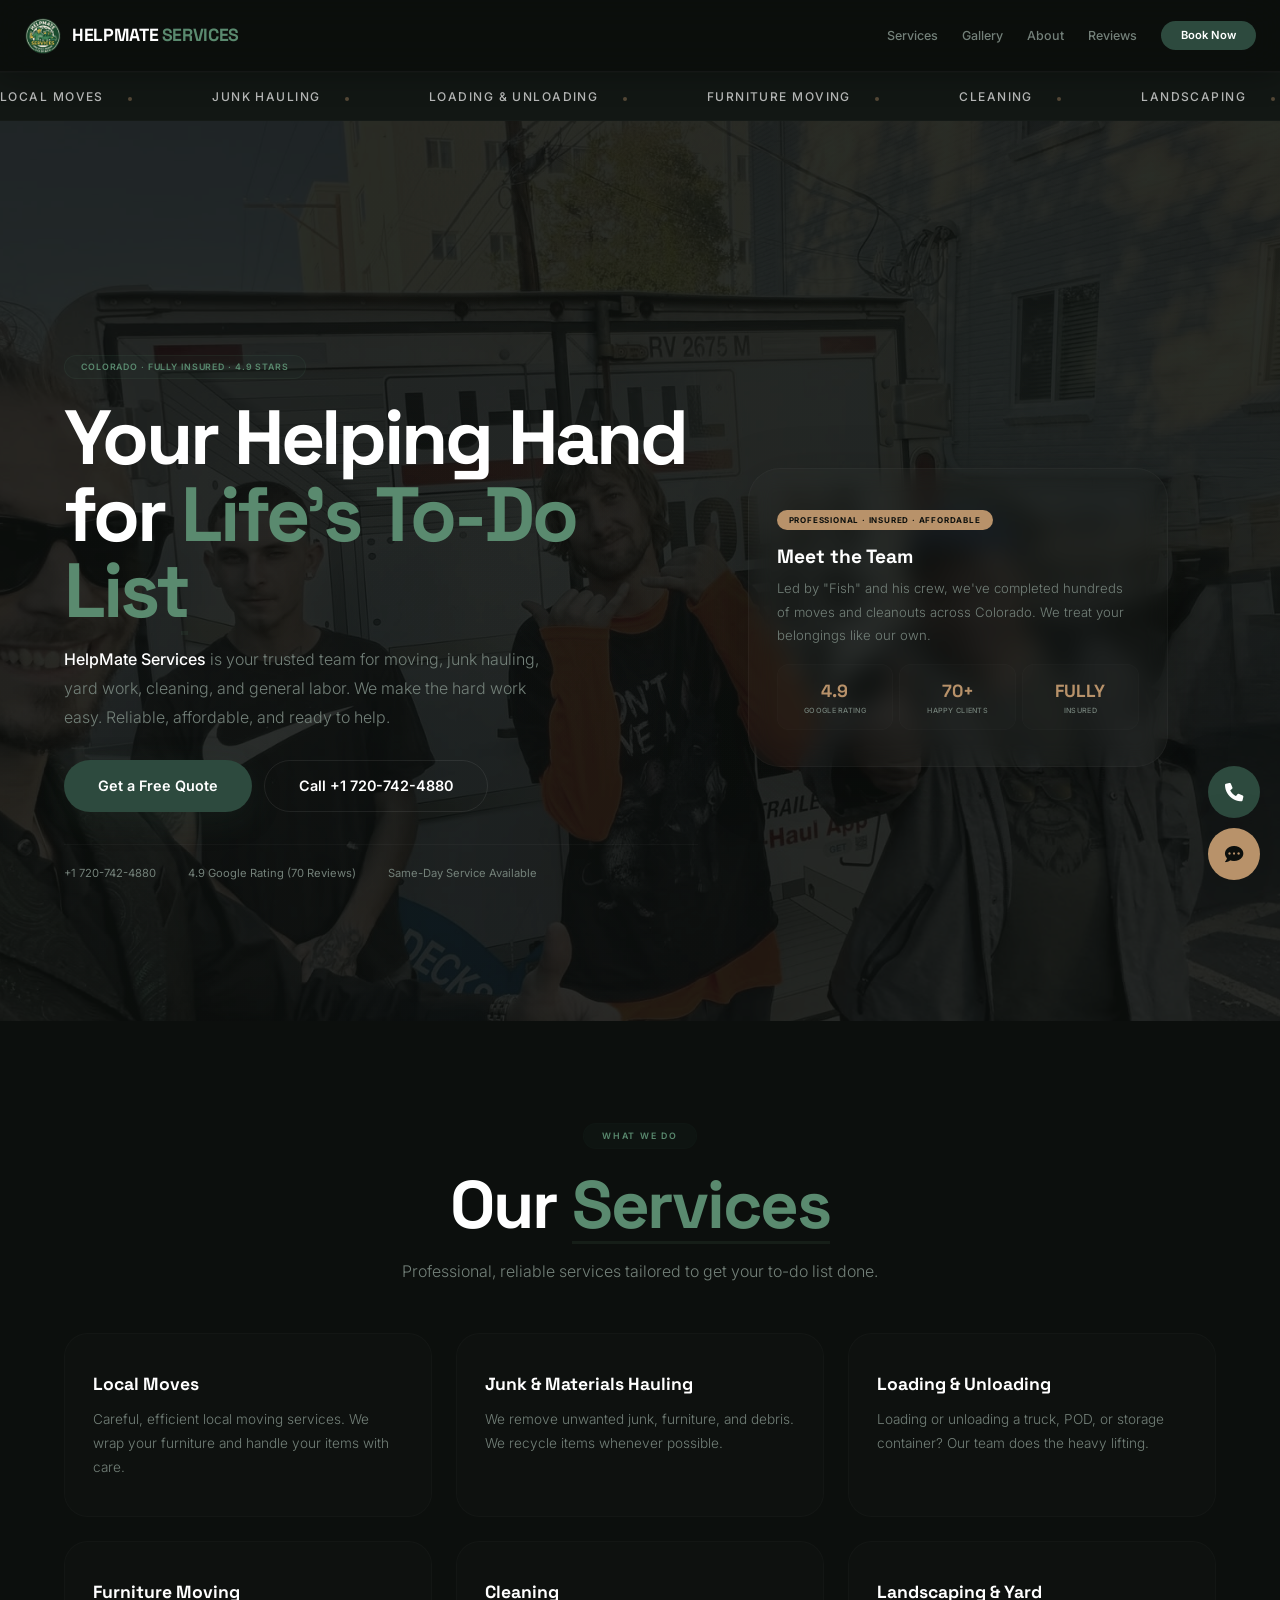
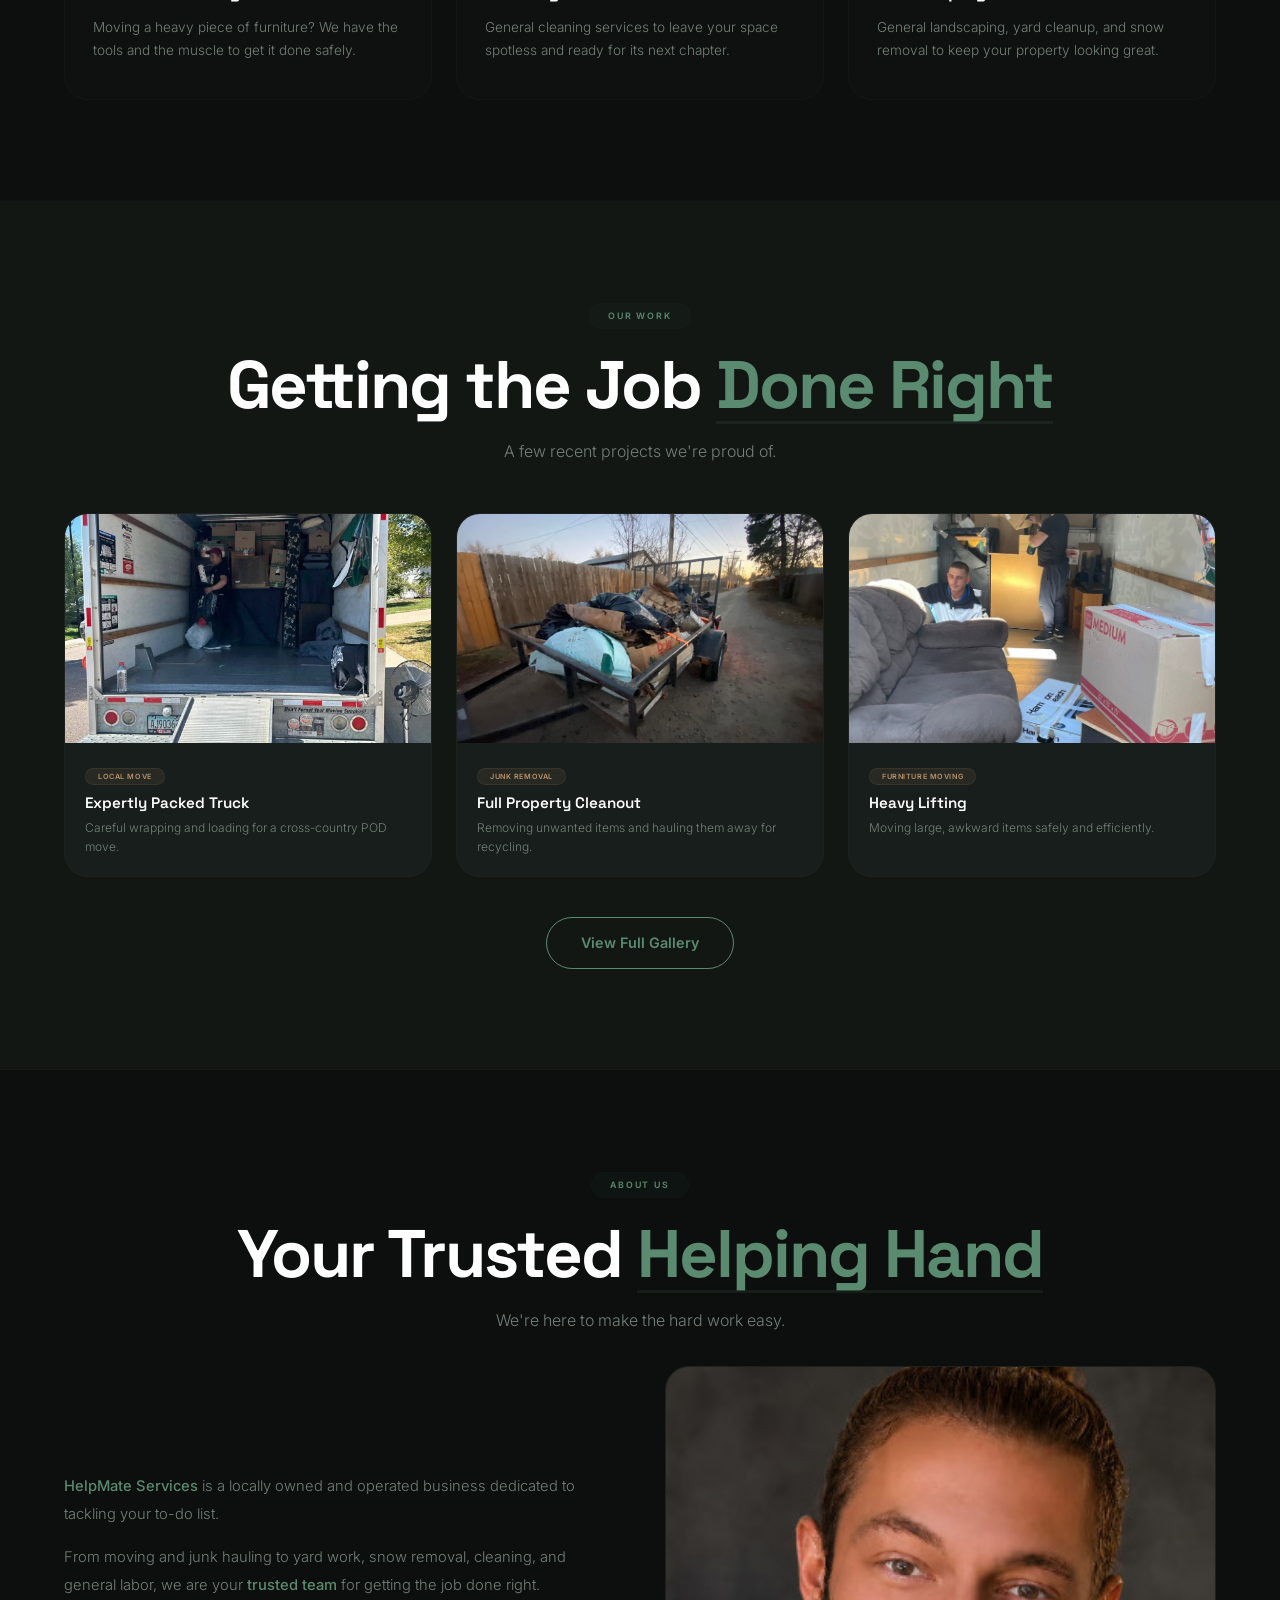
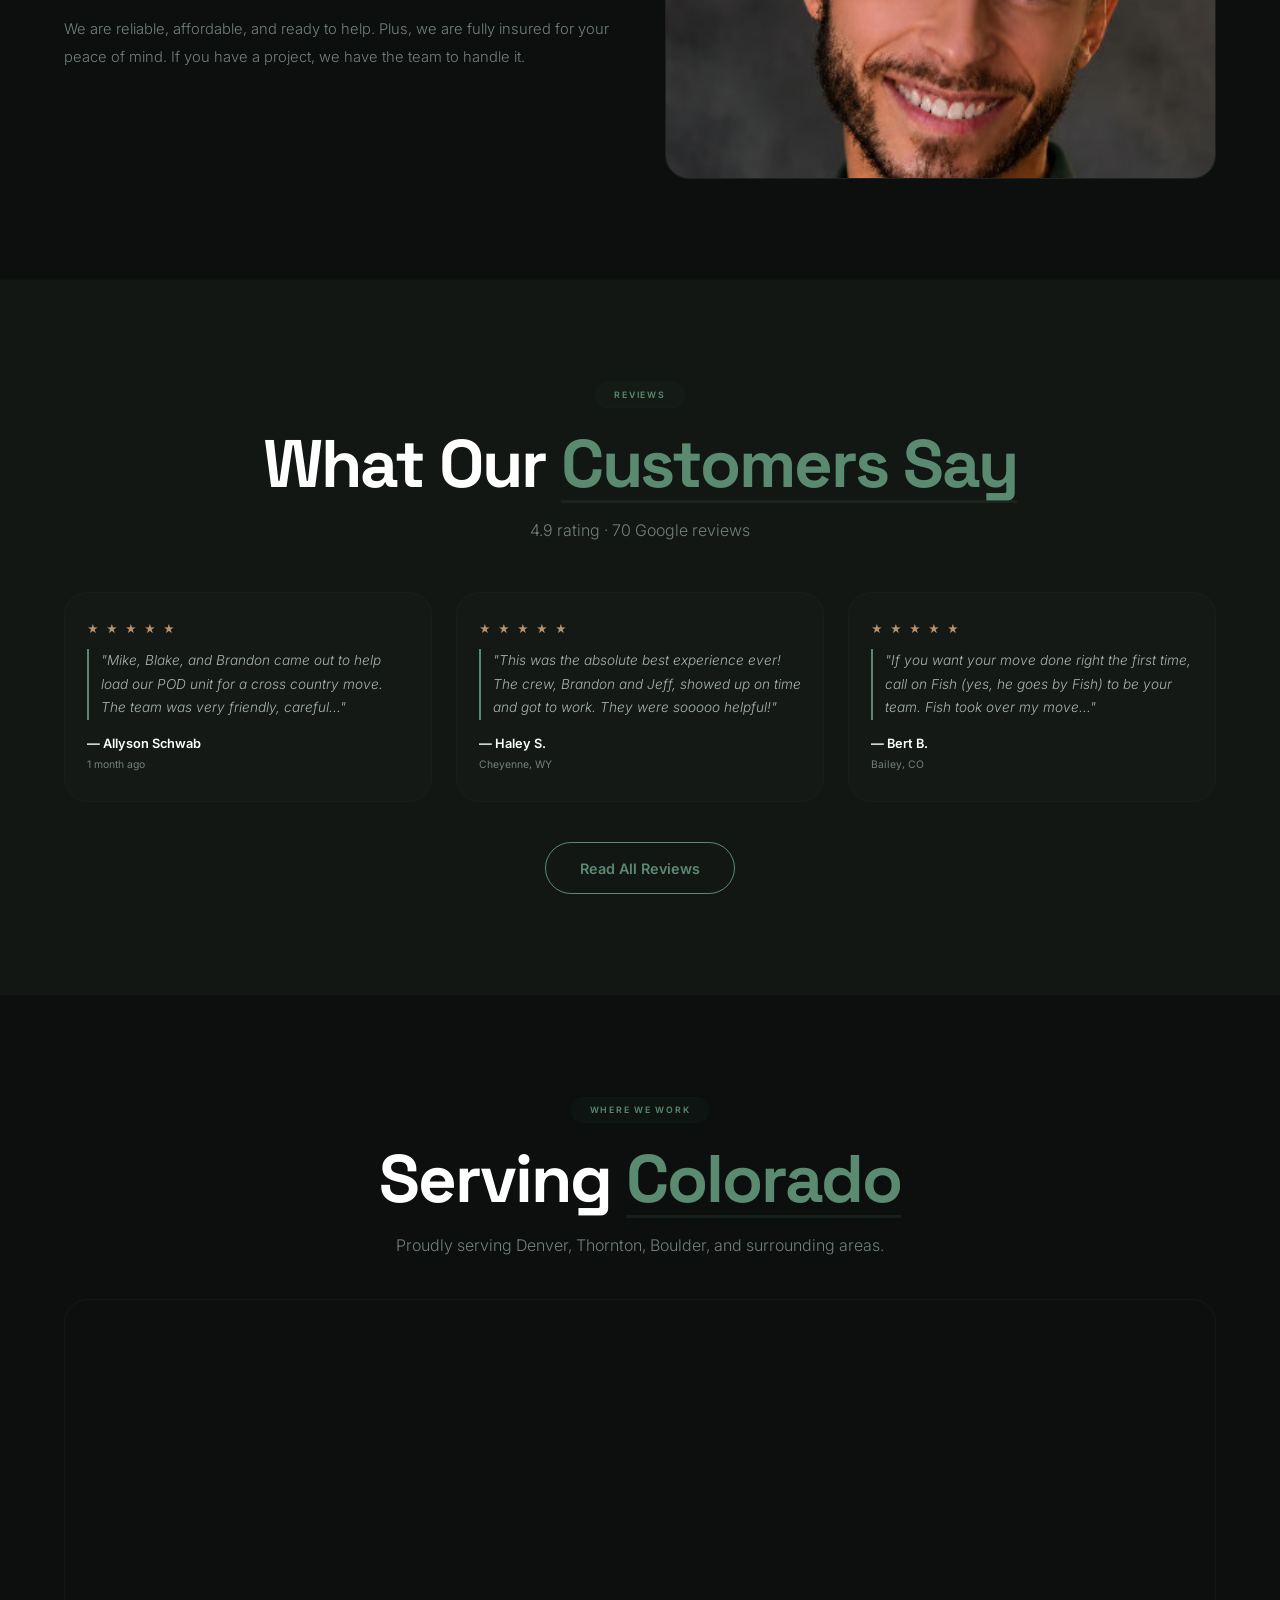
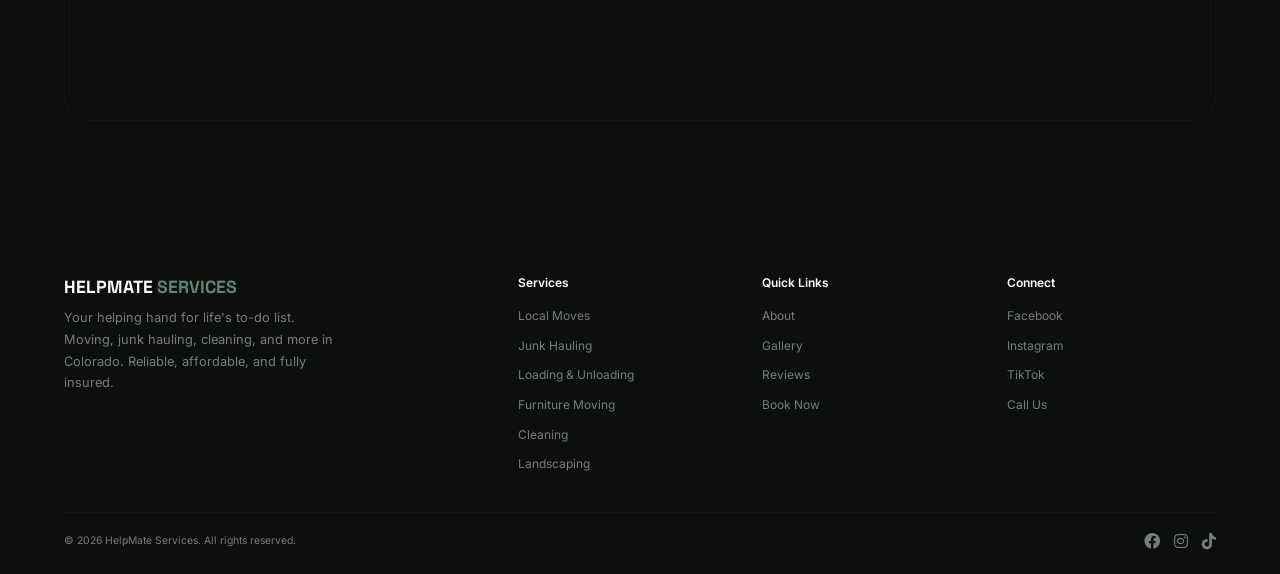
<file: index.html>
<!DOCTYPE html>
<html lang="en">
<head>
<meta charset="UTF-8" />
<meta name="viewport" content="width=device-width, initial-scale=1.0" />
<title>HelpMate Services | Moving, Junk Hauling & More in Colorado</title>
<meta name="description" content="HelpMate Services offers professional moving, junk hauling, yard work, snow removal, and cleaning in Colorado. 4.9 Star rating." />
<link rel="preconnect" href="https://fonts.googleapis.com" />
<link rel="preconnect" href="https://fonts.gstatic.com" crossorigin />
<link href="https://fonts.googleapis.com/css2?family=Inter:opsz,wght@14..32,300;14..32,400;14..32,500;14..32,600;14..32,700;14..32,800;14..32,900&family=Space+Grotesk:wght@400;500;600;700&display=swap" rel="stylesheet" />
<link rel="stylesheet" href="https://cdnjs.cloudflare.com/ajax/libs/font-awesome/6.0.0-beta3/css/all.min.css" />
<link rel="stylesheet" href="styles.css" />
</head>
<body>

<div class="loader" id="loader"><div class="spinner"></div><div class="text">HELPMATE</div></div>

<header class="navbar" id="navbar" role="navigation">
    <div class="container">
        <a href="index.html" class="nav-logo">
            <img src="logo.png" alt="HelpMate Services" />
            <span class="logo-text">HELPMATE <span class="brand-span">SERVICES</span></span>
        </a>
        <button class="nav-toggle" id="navToggle" aria-label="Toggle menu" aria-expanded="false">
            <span></span><span></span><span></span>
        </button>
        <nav class="nav-links" id="navLinks" role="menu">
            <a href="services.html">Services</a>
            <a href="gallery.html">Gallery</a>
            <a href="about.html">About</a>
            <a href="reviews.html">Reviews</a>
            <a href="contact.html" class="nav-cta">Book Now</a>
        </nav>
    </div>
</header>

<div class="marquee-section">
    <div class="marquee">
        <span class="marquee-item">Local Moves <span class="dot"></span></span>
        <span class="marquee-item">Junk Hauling <span class="dot"></span></span>
        <span class="marquee-item">Loading & Unloading <span class="dot"></span></span>
        <span class="marquee-item">Furniture Moving <span class="dot"></span></span>
        <span class="marquee-item">Cleaning <span class="dot"></span></span>
        <span class="marquee-item">Landscaping <span class="dot"></span></span>
        <span class="marquee-item">Snow Removal <span class="dot"></span></span>
        <span class="marquee-item">Local Moves <span class="dot"></span></span>
        <span class="marquee-item">Junk Hauling <span class="dot"></span></span>
        <span class="marquee-item">Loading & Unloading <span class="dot"></span></span>
        <span class="marquee-item">Furniture Moving <span class="dot"></span></span>
        <span class="marquee-item">Cleaning <span class="dot"></span></span>
        <span class="marquee-item">Landscaping <span class="dot"></span></span>
        <span class="marquee-item">Snow Removal <span class="dot"></span></span>
    </div>
</div>

<section id="hero" class="hero">
    <div class="hero-bg" aria-hidden="true"></div>
    <div class="hero-glow" aria-hidden="true"></div>
    <div class="container">
        <div class="hero-content">
            <div class="hero-badge">Colorado · Fully Insured · 4.9 Stars</div>
            <h1>Your Helping Hand for <span class="highlight">Life's To-Do List</span></h1>
            <p><strong>HelpMate Services</strong> is your trusted team for moving, junk hauling, yard work, cleaning, and general labor. We make the hard work easy. Reliable, affordable, and ready to help.</p>
            <div class="hero-actions">
                <a href="contact.html" class="btn btn-primary">Get a Free Quote</a>
                <a href="tel:+17207424880" class="btn btn-outline">Call +1 720-742-4880</a>
            </div>
            <div class="hero-meta">
                <span class="hero-meta-item">+1 720-742-4880</span>
                <span class="hero-meta-item">4.9 Google Rating (70 Reviews)</span>
                <span class="hero-meta-item">Same-Day Service Available</span>
            </div>
        </div>
        <div class="hero-visual">
            <div class="hero-card">
                <span class="card-badge">Professional · Insured · Affordable</span>
                <h3>Meet the Team</h3>
                <p>Led by "Fish" and his crew, we've completed hundreds of moves and cleanouts across Colorado. We treat your belongings like our own.</p>
                <div class="hero-stats">
                    <div class="stat"><div class="num">4.9</div><div class="label">Google Rating</div></div>
                    <div class="stat"><div class="num">70+</div><div class="label">Happy Clients</div></div>
                    <div class="stat"><div class="num">FULLY</div><div class="label">Insured</div></div>
                </div>
            </div>
        </div>
    </div>
</section>

<section id="services" class="section-padding">
    <div class="container">
        <div class="text-center reveal">
            <span class="section-label">What We Do</span>
            <h2 class="section-title">Our <span class="highlight">Services</span></h2>
            <p class="section-subtitle mx-auto">Professional, reliable services tailored to get your to-do list done.</p>
        </div>
        <div class="services-grid">
            <div class="service-card reveal"><h4>Local Moves</h4><p>Careful, efficient local moving services. We wrap your furniture and handle your items with care.</p></div>
            <div class="service-card reveal"><h4>Junk & Materials Hauling</h4><p>We remove unwanted junk, furniture, and debris. We recycle items whenever possible.</p></div>
            <div class="service-card reveal"><h4>Loading & Unloading</h4><p>Loading or unloading a truck, POD, or storage container? Our team does the heavy lifting.</p></div>
            <div class="service-card reveal"><h4>Furniture Moving</h4><p>Moving a heavy piece of furniture? We have the tools and the muscle to get it done safely.</p></div>
            <div class="service-card reveal"><h4>Cleaning</h4><p>General cleaning services to leave your space spotless and ready for its next chapter.</p></div>
            <div class="service-card reveal"><h4>Landscaping & Yard</h4><p>General landscaping, yard cleanup, and snow removal to keep your property looking great.</p></div>
        </div>
    </div>
</section>

<section id="work" class="section-padding">
    <div class="container">
        <div class="text-center reveal">
            <span class="section-label">Our Work</span>
            <h2 class="section-title">Getting the Job <span class="highlight">Done Right</span></h2>
            <p class="section-subtitle mx-auto">A few recent projects we're proud of.</p>
        </div>
        <div class="work-grid">
            <div class="work-item reveal">
                <div class="work-image"><img src="truck.jpg" alt="Packed moving truck" /></div>
                <div class="work-info"><span class="tag">Local Move</span><h4>Expertly Packed Truck</h4><p>Careful wrapping and loading for a cross-country POD move.</p></div>
            </div>
            <div class="work-item reveal">
                <div class="work-image"><img src="junk.jpg" alt="Junk hauling trailer" /></div>
                <div class="work-info"><span class="tag">Junk Removal</span><h4>Full Property Cleanout</h4><p>Removing unwanted items and hauling them away for recycling.</p></div>
            </div>
            <div class="work-item reveal">
                <div class="work-image"><img src="move.jpg" alt="Furniture moving" /></div>
                <div class="work-info"><span class="tag">Furniture Moving</span><h4>Heavy Lifting</h4><p>Moving large, awkward items safely and efficiently.</p></div>
            </div>
        </div>
        <div class="google-reviews-link reveal">
            <a href="gallery.html" class="btn btn-outline">View Full Gallery</a>
        </div>
    </div>
</section>

<section id="about" class="section-padding">
    <div class="container">
        <div class="text-center reveal">
            <span class="section-label">About Us</span>
            <h2 class="section-title">Your Trusted <span class="highlight">Helping Hand</span></h2>
            <p class="section-subtitle mx-auto">We're here to make the hard work easy.</p>
        </div>
        <div class="about-grid">
            <div class="about-text reveal">
                <p><span class="highlight">HelpMate Services</span> is a locally owned and operated business dedicated to tackling your to-do list.</p>
                <p>From moving and junk hauling to yard work, snow removal, cleaning, and general labor, we are your <span class="highlight">trusted team</span> for getting the job done right.</p>
                <p>We are reliable, affordable, and ready to help. Plus, we are fully insured for your peace of mind. If you have a project, we have the team to handle it.</p>
            </div>
            <!-- Added inline style to fix the crop on this specific portrait image -->
            <div class="about-image reveal">
                <img src="fish.jpg" alt="HelpMate Services Team Leader" style="object-position: center 15%;" />
            </div>
        </div>
    </div>
</section>

<section id="testimonials" class="section-padding">
    <div class="container">
        <div class="text-center reveal">
            <span class="section-label">Reviews</span>
            <h2 class="section-title">What Our <span class="highlight">Customers Say</span></h2>
            <p class="section-subtitle mx-auto">4.9 rating · 70 Google reviews</p>
        </div>
        <div class="testimonials-grid">
            <div class="testimonial-card reveal">
                <div class="stars">★ ★ ★ ★ ★</div>
                <div class="review-text">"Mike, Blake, and Brandon came out to help load our POD unit for a cross country move. The team was very friendly, careful..."</div>
                <div class="review-meta"><span class="name">— Allyson Schwab</span><span class="detail">1 month ago</span></div>
            </div>
            <div class="testimonial-card reveal">
                <div class="stars">★ ★ ★ ★ ★</div>
                <div class="review-text">"This was the absolute best experience ever! The crew, Brandon and Jeff, showed up on time and got to work. They were sooooo helpful!"</div>
                <div class="review-meta"><span class="name">— Haley S.</span><span class="detail">Cheyenne, WY</span></div>
            </div>
            <div class="testimonial-card reveal">
                <div class="stars">★ ★ ★ ★ ★</div>
                <div class="review-text">"If you want your move done right the first time, call on Fish (yes, he goes by Fish) to be your team. Fish took over my move..."</div>
                <div class="review-meta"><span class="name">— Bert B.</span><span class="detail">Bailey, CO</span></div>
            </div>
        </div>
        <div class="google-reviews-link reveal">
            <a href="reviews.html" class="btn btn-outline">Read All Reviews</a>
        </div>
    </div>
</section>

<section id="map" class="section-padding">
    <div class="container">
        <div class="text-center reveal">
            <span class="section-label">Where We Work</span>
            <h2 class="section-title">Serving <span class="highlight">Colorado</span></h2>
            <p class="section-subtitle mx-auto">Proudly serving Denver, Thornton, Boulder, and surrounding areas.</p>
        </div>
        <div class="map-wrapper reveal">
            <iframe src="https://www.google.com/maps?q=Denver,Colorado,USA&output=embed" loading="lazy" title="HelpMate Services service area map"></iframe>
        </div>
    </div>
</section>

<footer class="footer">
    <div class="container">
        <div class="footer-grid">
            <div class="footer-brand">
                <div class="logo">HELPMATE <span>SERVICES</span></div>
                <p>Your helping hand for life's to-do list. Moving, junk hauling, cleaning, and more in Colorado. Reliable, affordable, and fully insured.</p>
            </div>
            <div>
                <h4>Services</h4>
                <ul>
                    <li><a href="services.html">Local Moves</a></li>
                    <li><a href="services.html">Junk Hauling</a></li>
                    <li><a href="services.html">Loading & Unloading</a></li>
                    <li><a href="services.html">Furniture Moving</a></li>
                    <li><a href="services.html">Cleaning</a></li>
                    <li><a href="services.html">Landscaping</a></li>
                </ul>
            </div>
            <div>
                <h4>Quick Links</h4>
                <ul>
                    <li><a href="about.html">About</a></li>
                    <li><a href="gallery.html">Gallery</a></li>
                    <li><a href="reviews.html">Reviews</a></li>
                    <li><a href="contact.html">Book Now</a></li>
                </ul>
            </div>
            <div>
                <h4>Connect</h4>
                <ul>
                    <li><a href="https://www.facebook.com/profile.php?id=61554790392397&mibextid=wwXlfr" target="_blank" rel="noopener">Facebook</a></li>
                    <li><a href="https://www.instagram.com/helpmate_services_llc/" target="_blank" rel="noopener">Instagram</a></li>
                    <li><a href="https://www.tiktok.com/@helpmate.servicesllc" target="_blank" rel="noopener">TikTok</a></li>
                    <li><a href="tel:+17207424880">Call Us</a></li>
                </ul>
            </div>
        </div>
        <div class="footer-bottom">
            <span>© 2026 HelpMate Services. All rights reserved.</span>
            <div class="footer-social">
                <a href="https://www.facebook.com/profile.php?id=61554790392397&mibextid=wwXlfr" target="_blank" rel="noopener" aria-label="Facebook"><i class="fab fa-facebook"></i></a>
                <a href="https://www.instagram.com/helpmate_services_llc/" target="_blank" rel="noopener" aria-label="Instagram"><i class="fab fa-instagram"></i></a>
                <a href="https://www.tiktok.com/@helpmate.servicesllc" target="_blank" rel="noopener" aria-label="TikTok"><i class="fab fa-tiktok"></i></a>
            </div>
        </div>
    </div>
</footer>

<div class="floating-buttons">
    <a href="tel:+17207424880" class="floating-btn call" aria-label="Call HelpMate"><i class="fas fa-phone"></i></a>
    <a href="sms:+17207424880" class="floating-btn accent" aria-label="Text HelpMate"><i class="fas fa-comment-dots"></i></a>
</div>

<button class="back-to-top" id="backToTop" aria-label="Back to top">↑</button>
<script src="script.js"></script>
</body>

</html>
</file>
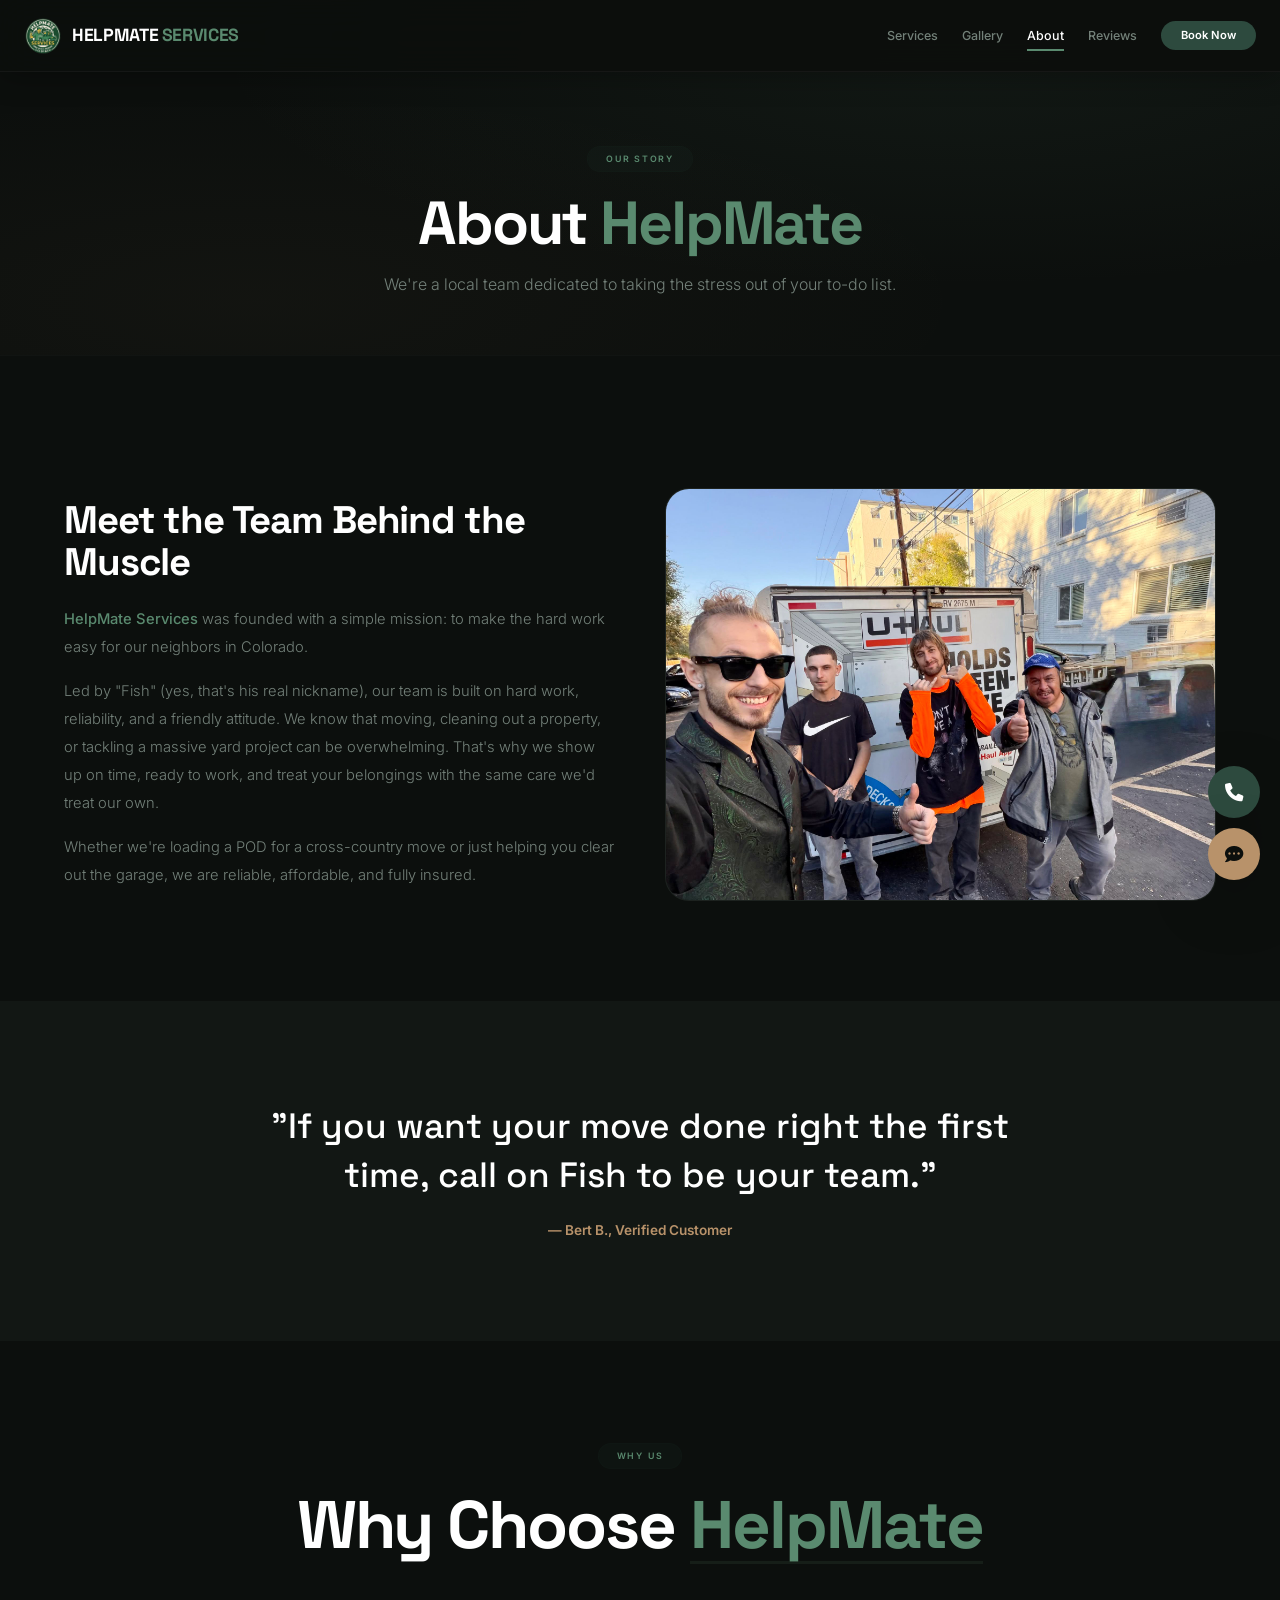
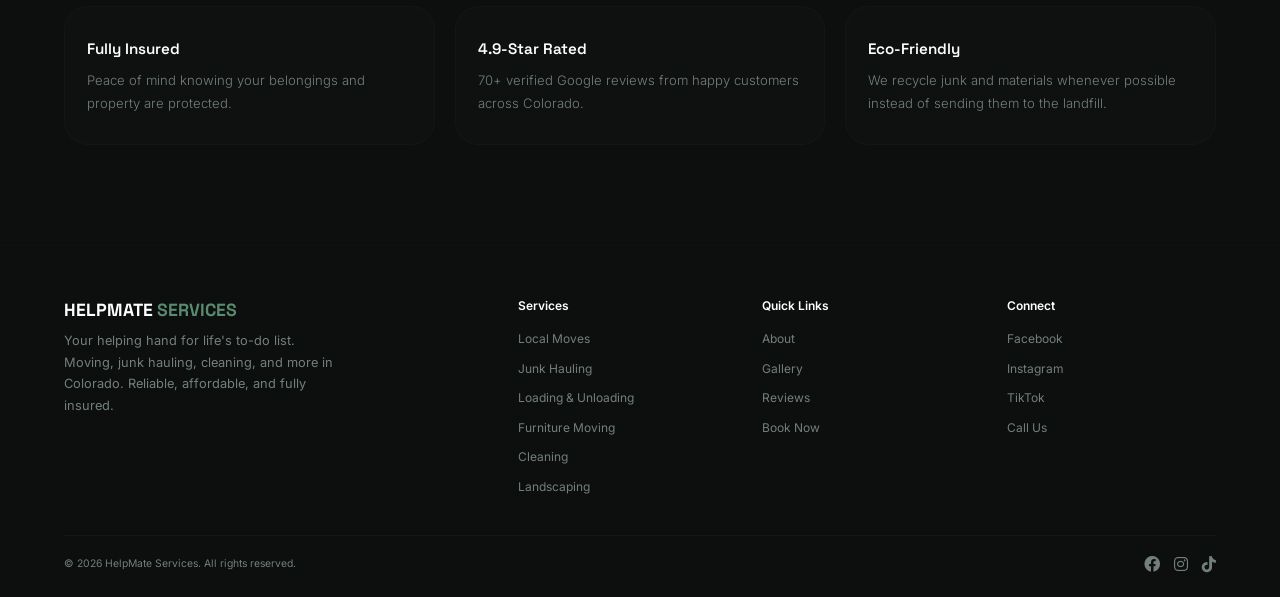
<file: about.html>
<!DOCTYPE html>
<html lang="en">
<head>
<meta charset="UTF-8" />
<meta name="viewport" content="width=device-width, initial-scale=1.0" />
<title>About | HelpMate Services Colorado</title>
<meta name="description" content="Learn about HelpMate Services, a locally owned moving and labor company in Colorado. Led by Fish and his professional crew." />
<link rel="preconnect" href="https://fonts.googleapis.com" />
<link rel="preconnect" href="https://fonts.gstatic.com" crossorigin />
<link href="https://fonts.googleapis.com/css2?family=Inter:opsz,wght@14..32,300;14..32,400;14..32,500;14..32,600;14..32,700;14..32,800;14..32,900&family=Space+Grotesk:wght@400;500;600;700&display=swap" rel="stylesheet" />
<link rel="stylesheet" href="https://cdnjs.cloudflare.com/ajax/libs/font-awesome/6.0.0-beta3/css/all.min.css" />
<link rel="stylesheet" href="styles.css" />
</head>
<body>

<header class="navbar" id="navbar" role="navigation">
    <div class="container">
        <a href="index.html" class="nav-logo">
            <img src="logo.png" alt="HelpMate Services" />
            <span class="logo-text">HELPMATE <span class="brand-span">SERVICES</span></span>
        </a>
        <button class="nav-toggle" id="navToggle" aria-label="Toggle menu" aria-expanded="false">
            <span></span><span></span><span></span>
        </button>
        <nav class="nav-links" id="navLinks" role="menu">
            <a href="services.html">Services</a>
            <a href="gallery.html">Gallery</a>
            <a href="about.html" class="active">About</a>
            <a href="reviews.html">Reviews</a>
            <a href="contact.html" class="nav-cta">Book Now</a>
        </nav>
    </div>
</header>

<section class="page-hero">
    <div class="container">
        <span class="section-label">Our Story</span>
        <h1>About <span class="highlight">HelpMate</span></h1>
        <p class="lead">We're a local team dedicated to taking the stress out of your to-do list.</p>
    </div>
</section>

<section class="section-padding">
    <div class="container">
        <div class="about-grid">
            <div class="about-text reveal">
                <h3 class="section-title" style="font-size: clamp(1.6rem, 3.5vw, 2.4rem); margin-bottom: 24px;">Meet the Team Behind the Muscle</h3>
                <p><span class="highlight">HelpMate Services</span> was founded with a simple mission: to make the hard work easy for our neighbors in Colorado.</p>
                <p>Led by "Fish" (yes, that's his real nickname), our team is built on hard work, reliability, and a friendly attitude. We know that moving, cleaning out a property, or tackling a massive yard project can be overwhelming. That's why we show up on time, ready to work, and treat your belongings with the same care we'd treat our own.</p>
                <p>Whether we're loading a POD for a cross-country move or just helping you clear out the garage, we are reliable, affordable, and fully insured.</p>
            </div>
            <div class="about-image reveal">
                <img src="gallery-team.jpg" alt="Team, team leader at HelpMate Services" />
            </div>
        </div>
    </div>
</section>

<section class="section-padding" style="background: var(--black-light); text-align: center;">
    <div class="container">
        <p style="font-family: var(--font-display); font-size: clamp(1.4rem, 3.5vw, 2.2rem); line-height: 1.4; color: var(--white); max-width: 800px; margin: 0 auto 20px; font-weight: 500;">"If you want your move done right the first time, call on Fish to be your team."</p>
        <p style="font-size: 0.85rem; font-weight: 600; color: var(--accent);">— Bert B., Verified Customer</p>
    </div>
</section>

<section class="section-padding">
    <div class="container">
        <div class="text-center reveal">
            <span class="section-label">Why Us</span>
            <h2 class="section-title">Why Choose <span class="highlight">HelpMate</span></h2>
        </div>
        <div class="info-cards">
            <div class="info-card reveal">
                <h4>Fully Insured</h4>
                <p>Peace of mind knowing your belongings and property are protected.</p>
            </div>
            <div class="info-card reveal">
                <h4>4.9-Star Rated</h4>
                <p>70+ verified Google reviews from happy customers across Colorado.</p>
            </div>
            <div class="info-card reveal">
                <h4>Eco-Friendly</h4>
                <p>We recycle junk and materials whenever possible instead of sending them to the landfill.</p>
            </div>
        </div>
    </div>
</section>

<footer class="footer">
    <div class="container">
        <div class="footer-grid">
            <div class="footer-brand">
                <div class="logo">HELPMATE <span>SERVICES</span></div>
                <p>Your helping hand for life's to-do list. Moving, junk hauling, cleaning, and more in Colorado. Reliable, affordable, and fully insured.</p>
            </div>
            <div>
                <h4>Services</h4>
                <ul>
                    <li><a href="services.html">Local Moves</a></li>
                    <li><a href="services.html">Junk Hauling</a></li>
                    <li><a href="services.html">Loading & Unloading</a></li>
                    <li><a href="services.html">Furniture Moving</a></li>
                    <li><a href="services.html">Cleaning</a></li>
                    <li><a href="services.html">Landscaping</a></li>
                </ul>
            </div>
            <div>
                <h4>Quick Links</h4>
                <ul>
                    <li><a href="about.html">About</a></li>
                    <li><a href="gallery.html">Gallery</a></li>
                    <li><a href="reviews.html">Reviews</a></li>
                    <li><a href="contact.html">Book Now</a></li>
                </ul>
            </div>
            <div>
                <h4>Connect</h4>
                <ul>
                    <li><a href="https://www.facebook.com/profile.php?id=61554790392397&mibextid=wwXlfr" target="_blank" rel="noopener">Facebook</a></li>
                    <li><a href="https://www.instagram.com/helpmate_services_llc/" target="_blank" rel="noopener">Instagram</a></li>
                    <li><a href="https://www.tiktok.com/@helpmate.servicesllc" target="_blank" rel="noopener">TikTok</a></li>
                    <li><a href="tel:+17207424880">Call Us</a></li>
                </ul>
            </div>
        </div>
        <div class="footer-bottom">
            <span>© 2026 HelpMate Services. All rights reserved.</span>
            <div class="footer-social">
                <a href="https://www.facebook.com/profile.php?id=61554790392397&mibextid=wwXlfr" target="_blank" rel="noopener" aria-label="Facebook"><i class="fab fa-facebook"></i></a>
                <a href="https://www.instagram.com/helpmate_services_llc/" target="_blank" rel="noopener" aria-label="Instagram"><i class="fab fa-instagram"></i></a>
                <a href="https://www.tiktok.com/@helpmate.servicesllc" target="_blank" rel="noopener" aria-label="TikTok"><i class="fab fa-tiktok"></i></a>
            </div>
        </div>
    </div>
</footer>

<div class="floating-buttons">
    <a href="tel:+17207424880" class="floating-btn call" aria-label="Call HelpMate"><i class="fas fa-phone"></i></a>
    <a href="sms:+17207424880" class="floating-btn accent" aria-label="Text HelpMate"><i class="fas fa-comment-dots"></i></a>
</div>

<button class="back-to-top" id="backToTop" aria-label="Back to top">↑</button>
<script src="script.js"></script>
</body>
</html>
</file>
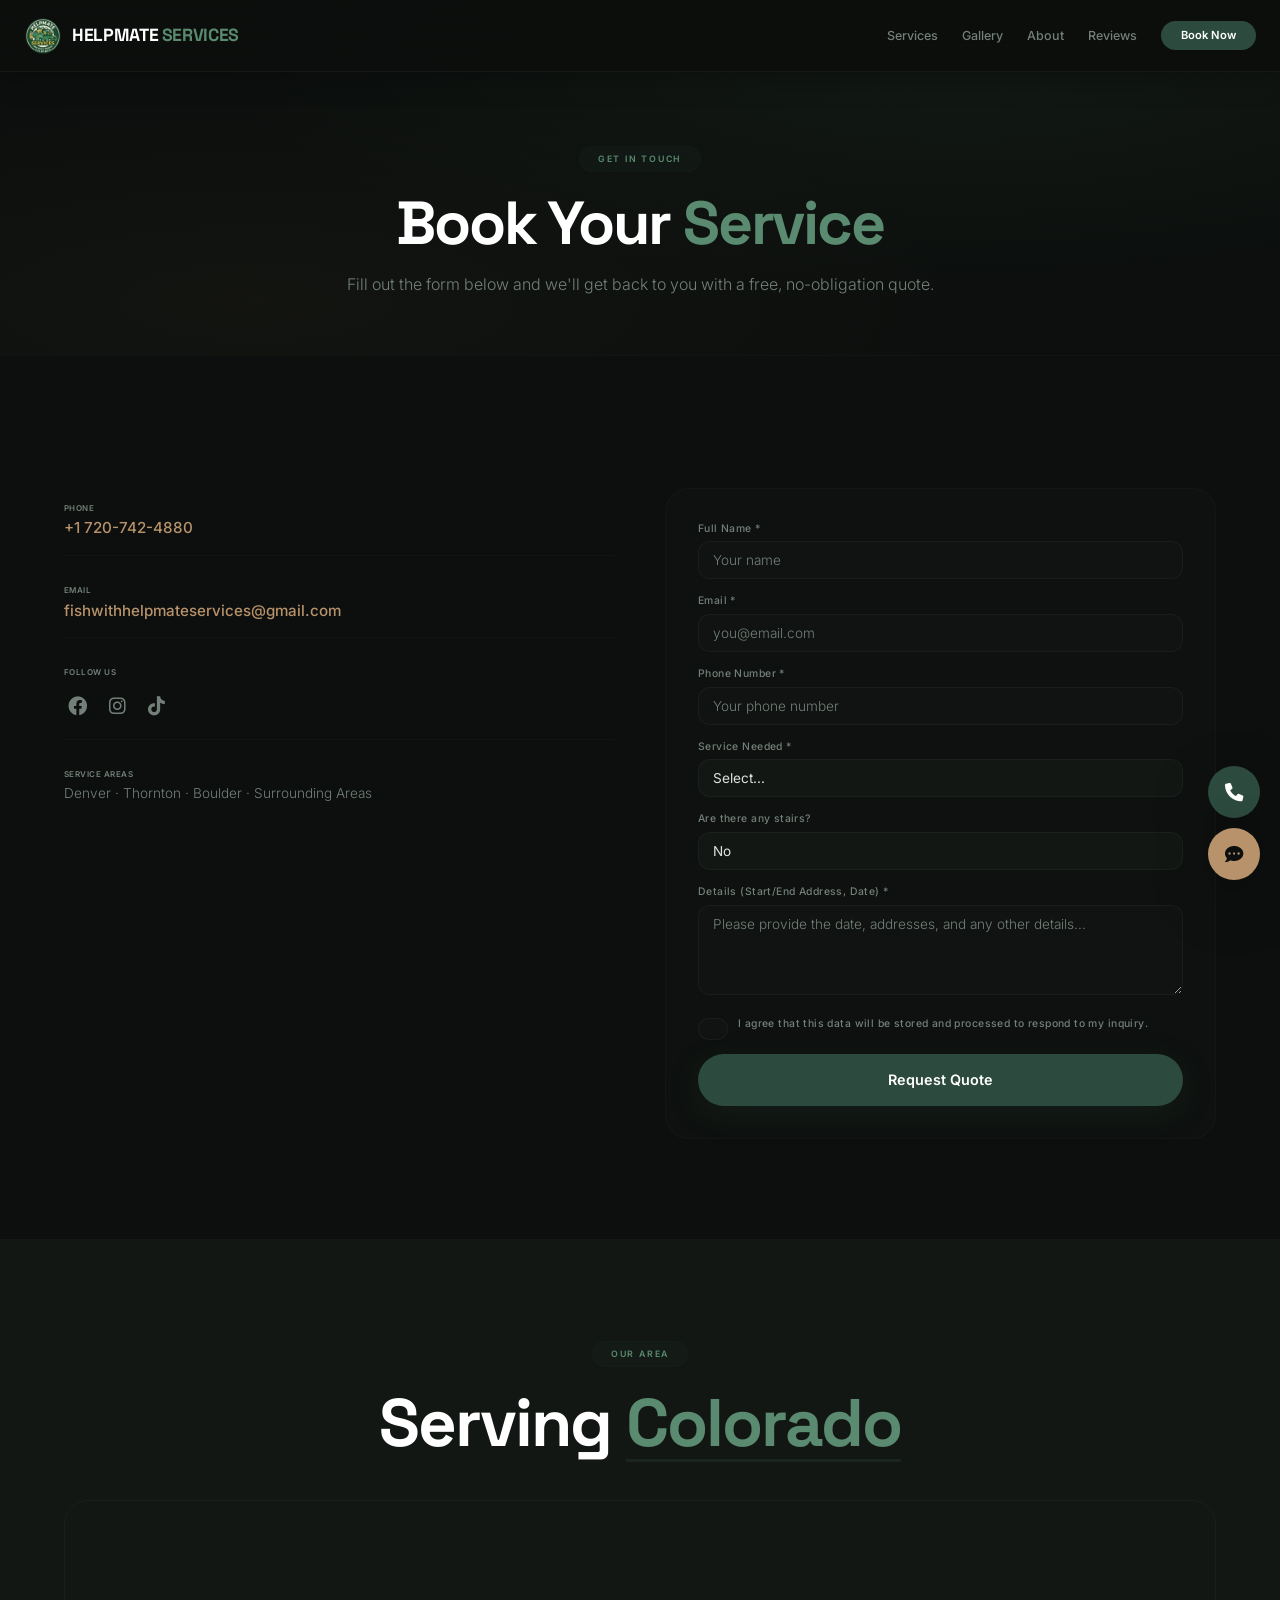
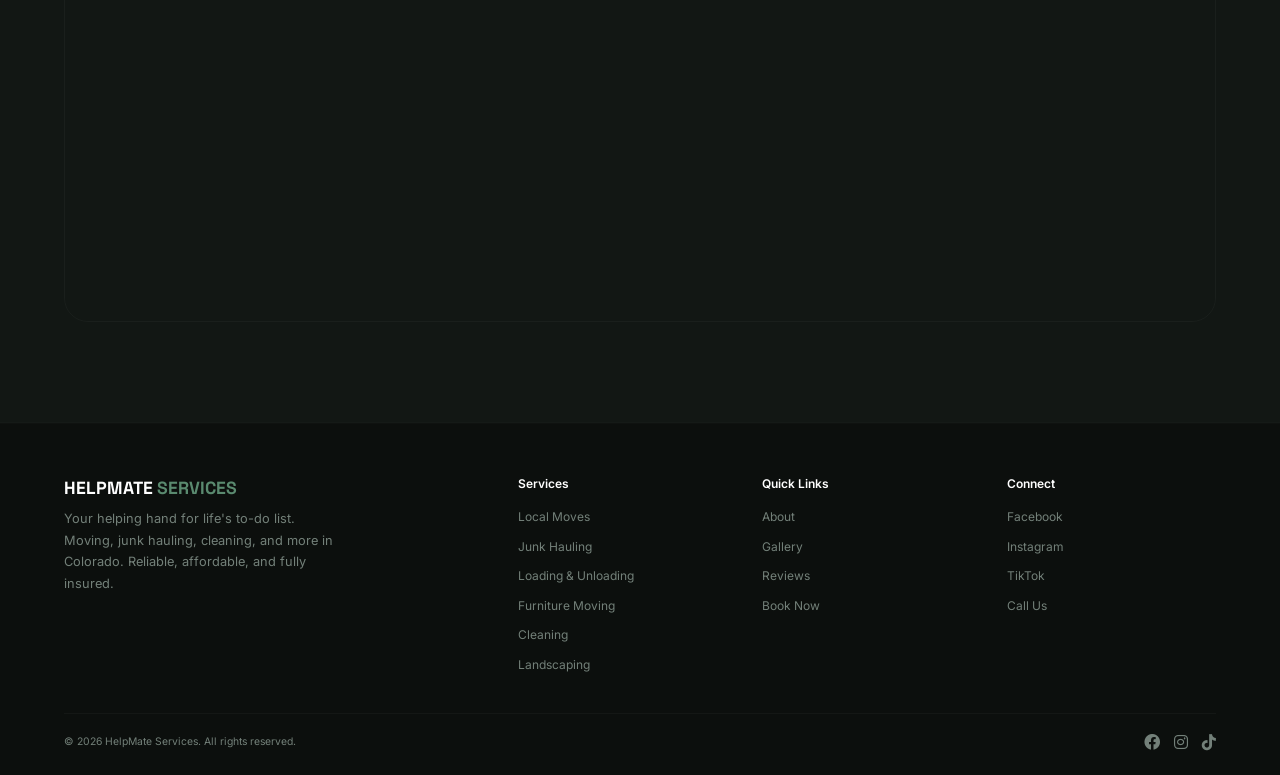
<file: contact.html>
<!DOCTYPE html>
<html lang="en">
<head>
<meta charset="UTF-8" />
<meta name="viewport" content="width=device-width, initial-scale=1.0" />
<title>Book Now | HelpMate Services Colorado</title>
<meta name="description" content="Book HelpMate Services for moving, junk hauling, cleaning, and more in Colorado. Free quotes." />
<link rel="preconnect" href="https://fonts.googleapis.com" />
<link rel="preconnect" href="https://fonts.gstatic.com" crossorigin />
<link href="https://fonts.googleapis.com/css2?family=Inter:opsz,wght@14..32,300;14..32,400;14..32,500;14..32,600;14..32,700;14..32,800;14..32,900&family=Space+Grotesk:wght@400;500;600;700&display=swap" rel="stylesheet" />
<link rel="stylesheet" href="https://cdnjs.cloudflare.com/ajax/libs/font-awesome/6.0.0-beta3/css/all.min.css" />
<link rel="stylesheet" href="styles.css" />
</head>
<body>

<header class="navbar" id="navbar" role="navigation">
    <div class="container">
        <a href="index.html" class="nav-logo">
            <img src="logo.png" alt="HelpMate Services" />
            <span class="logo-text">HELPMATE <span class="brand-span">SERVICES</span></span>
        </a>
        <button class="nav-toggle" id="navToggle" aria-label="Toggle menu" aria-expanded="false">
            <span></span><span></span><span></span>
        </button>
        <nav class="nav-links" id="navLinks" role="menu">
            <a href="services.html">Services</a>
            <a href="gallery.html">Gallery</a>
            <a href="about.html">About</a>
            <a href="reviews.html">Reviews</a>
            <a href="contact.html" class="nav-cta active">Book Now</a>
        </nav>
    </div>
</header>

<section class="page-hero">
    <div class="container">
        <span class="section-label">Get In Touch</span>
        <h1>Book Your <span class="highlight">Service</span></h1>
        <p class="lead">Fill out the form below and we'll get back to you with a free, no-obligation quote.</p>
    </div>
</section>

<section class="section-padding">
    <div class="container">
        <div class="contact-grid">
            <div class="contact-info reveal">
                <div class="info-item">
                    <div class="label">Phone</div>
                    <div class="value"><a href="tel:+17207424880">+1 720-742-4880</a></div>
                </div>
                <div class="info-item">
                    <div class="label">Email</div>
                    <div class="value"><a href="mailto:fishwithhelpmateservices@gmail.com">fishwithhelpmateservices@gmail.com</a></div>
                </div>
                <div class="info-item">
                    <div class="label">Follow Us</div>
                    <div class="contact-social">
                        <a href="https://www.facebook.com/profile.php?id=61554790392397&mibextid=wwXlfr" target="_blank" rel="noopener" aria-label="Facebook"><i class="fab fa-facebook"></i></a>
                        <a href="https://www.instagram.com/helpmate_services_llc/" target="_blank" rel="noopener" aria-label="Instagram"><i class="fab fa-instagram"></i></a>
                        <a href="https://www.tiktok.com/@helpmate.servicesllc" target="_blank" rel="noopener" aria-label="TikTok"><i class="fab fa-tiktok"></i></a>
                    </div>
                </div>
                <div class="info-item" style="border-bottom:none;">
                    <div class="label">Service Areas</div>
                    <div class="value" style="font-size:0.85rem;font-weight:300;color:var(--gray-500);">Denver · Thornton · Boulder · Surrounding Areas</div>
                </div>
            </div>

            <div class="contact-form reveal">
                <form id="contactForm" novalidate>
                    <div class="form-group"><label for="formName">Full Name *</label><input type="text" id="formName" placeholder="Your name" required><div class="form-error" id="nameError">Please enter your name.</div></div>
                    <div class="form-group"><label for="formEmail">Email *</label><input type="email" id="formEmail" placeholder="you@email.com" required><div class="form-error" id="emailError">Please enter a valid email.</div></div>
                    <div class="form-group"><label for="formPhone">Phone Number *</label><input type="tel" id="formPhone" placeholder="Your phone number" required><div class="form-error" id="phoneError">Please enter your phone number.</div></div>
                    <div class="form-group"><label for="formSubject">Service Needed *</label>
                        <select id="formSubject" required>
                            <option value="">Select...</option>
                            <option value="moving">Local Moves</option>
                            <option value="junk">Junk & Materials Hauling</option>
                            <option value="loading">Loading & Unloading</option>
                            <option value="furniture">Furniture Moving</option>
                            <option value="cleaning">Cleaning</option>
                            <option value="landscaping">Landscaping / Snow Removal</option>
                        </select>
                    </div>
                    <div class="form-group"><label for="formStairs">Are there any stairs?</label>
                        <select id="formStairs">
                            <option value="no">No</option>
                            <option value="yes-1">Yes, just one</option>
                            <option value="yes-more">Yes, more than 1</option>
                        </select>
                    </div>
                    <div class="form-group"><label for="formMessage">Details (Start/End Address, Date) *</label><textarea id="formMessage" placeholder="Please provide the date, addresses, and any other details..." required></textarea><div class="form-error" id="messageError">Please describe what you're looking for.</div></div>
                    <div class="contact-consent">
                        <input type="checkbox" id="formConsent" required>
                        <label for="formConsent">I agree that this data will be stored and processed to respond to my inquiry.</label>
                    </div>
                    <div class="form-error" id="consentError" style="margin-top:-8px;margin-bottom:10px;">Please agree to the data processing terms.</div>
                    <button type="submit" class="btn btn-primary btn-block" id="formSubmit">Request Quote</button>
                    <div class="form-success" id="formSuccess">Request sent! We'll get back to you shortly.</div>
                </form>
            </div>
        </div>
    </div>
</section>

<section id="map" class="section-padding" style="background: var(--black-light);">
    <div class="container">
        <div class="text-center reveal">
            <span class="section-label">Our Area</span>
            <h2 class="section-title">Serving <span class="highlight">Colorado</span></h2>
        </div>
        <div class="map-wrapper reveal">
            <iframe src="https://www.google.com/maps?q=Denver,Colorado,USA&output=embed" loading="lazy" title="HelpMate Services service area map"></iframe>
        </div>
    </div>
</section>

<footer class="footer">
    <div class="container">
        <div class="footer-grid">
            <div class="footer-brand">
                <div class="logo">HELPMATE <span>SERVICES</span></div>
                <p>Your helping hand for life's to-do list. Moving, junk hauling, cleaning, and more in Colorado. Reliable, affordable, and fully insured.</p>
            </div>
            <div>
                <h4>Services</h4>
                <ul>
                    <li><a href="services.html">Local Moves</a></li>
                    <li><a href="services.html">Junk Hauling</a></li>
                    <li><a href="services.html">Loading & Unloading</a></li>
                    <li><a href="services.html">Furniture Moving</a></li>
                    <li><a href="services.html">Cleaning</a></li>
                    <li><a href="services.html">Landscaping</a></li>
                </ul>
            </div>
            <div>
                <h4>Quick Links</h4>
                <ul>
                    <li><a href="about.html">About</a></li>
                    <li><a href="gallery.html">Gallery</a></li>
                    <li><a href="reviews.html">Reviews</a></li>
                    <li><a href="contact.html">Book Now</a></li>
                </ul>
            </div>
            <div>
                <h4>Connect</h4>
                <ul>
                    <li><a href="https://www.facebook.com/profile.php?id=61554790392397&mibextid=wwXlfr" target="_blank" rel="noopener">Facebook</a></li>
                    <li><a href="https://www.instagram.com/helpmate_services_llc/" target="_blank" rel="noopener">Instagram</a></li>
                    <li><a href="https://www.tiktok.com/@helpmate.servicesllc" target="_blank" rel="noopener">TikTok</a></li>
                    <li><a href="tel:+17207424880">Call Us</a></li>
                </ul>
            </div>
        </div>
        <div class="footer-bottom">
            <span>© 2026 HelpMate Services. All rights reserved.</span>
            <div class="footer-social">
                <a href="https://www.facebook.com/profile.php?id=61554790392397&mibextid=wwXlfr" target="_blank" rel="noopener" aria-label="Facebook"><i class="fab fa-facebook"></i></a>
                <a href="https://www.instagram.com/helpmate_services_llc/" target="_blank" rel="noopener" aria-label="Instagram"><i class="fab fa-instagram"></i></a>
                <a href="https://www.tiktok.com/@helpmate.servicesllc" target="_blank" rel="noopener" aria-label="TikTok"><i class="fab fa-tiktok"></i></a>
            </div>
        </div>
    </div>
</footer>

<div class="floating-buttons">
    <a href="tel:+17207424880" class="floating-btn call" aria-label="Call HelpMate"><i class="fas fa-phone"></i></a>
    <a href="sms:+17207424880" class="floating-btn accent" aria-label="Text HelpMate"><i class="fas fa-comment-dots"></i></a>
</div>

<button class="back-to-top" id="backToTop" aria-label="Back to top">↑</button>
<script src="script.js"></script>
</body>
</html>
</file>
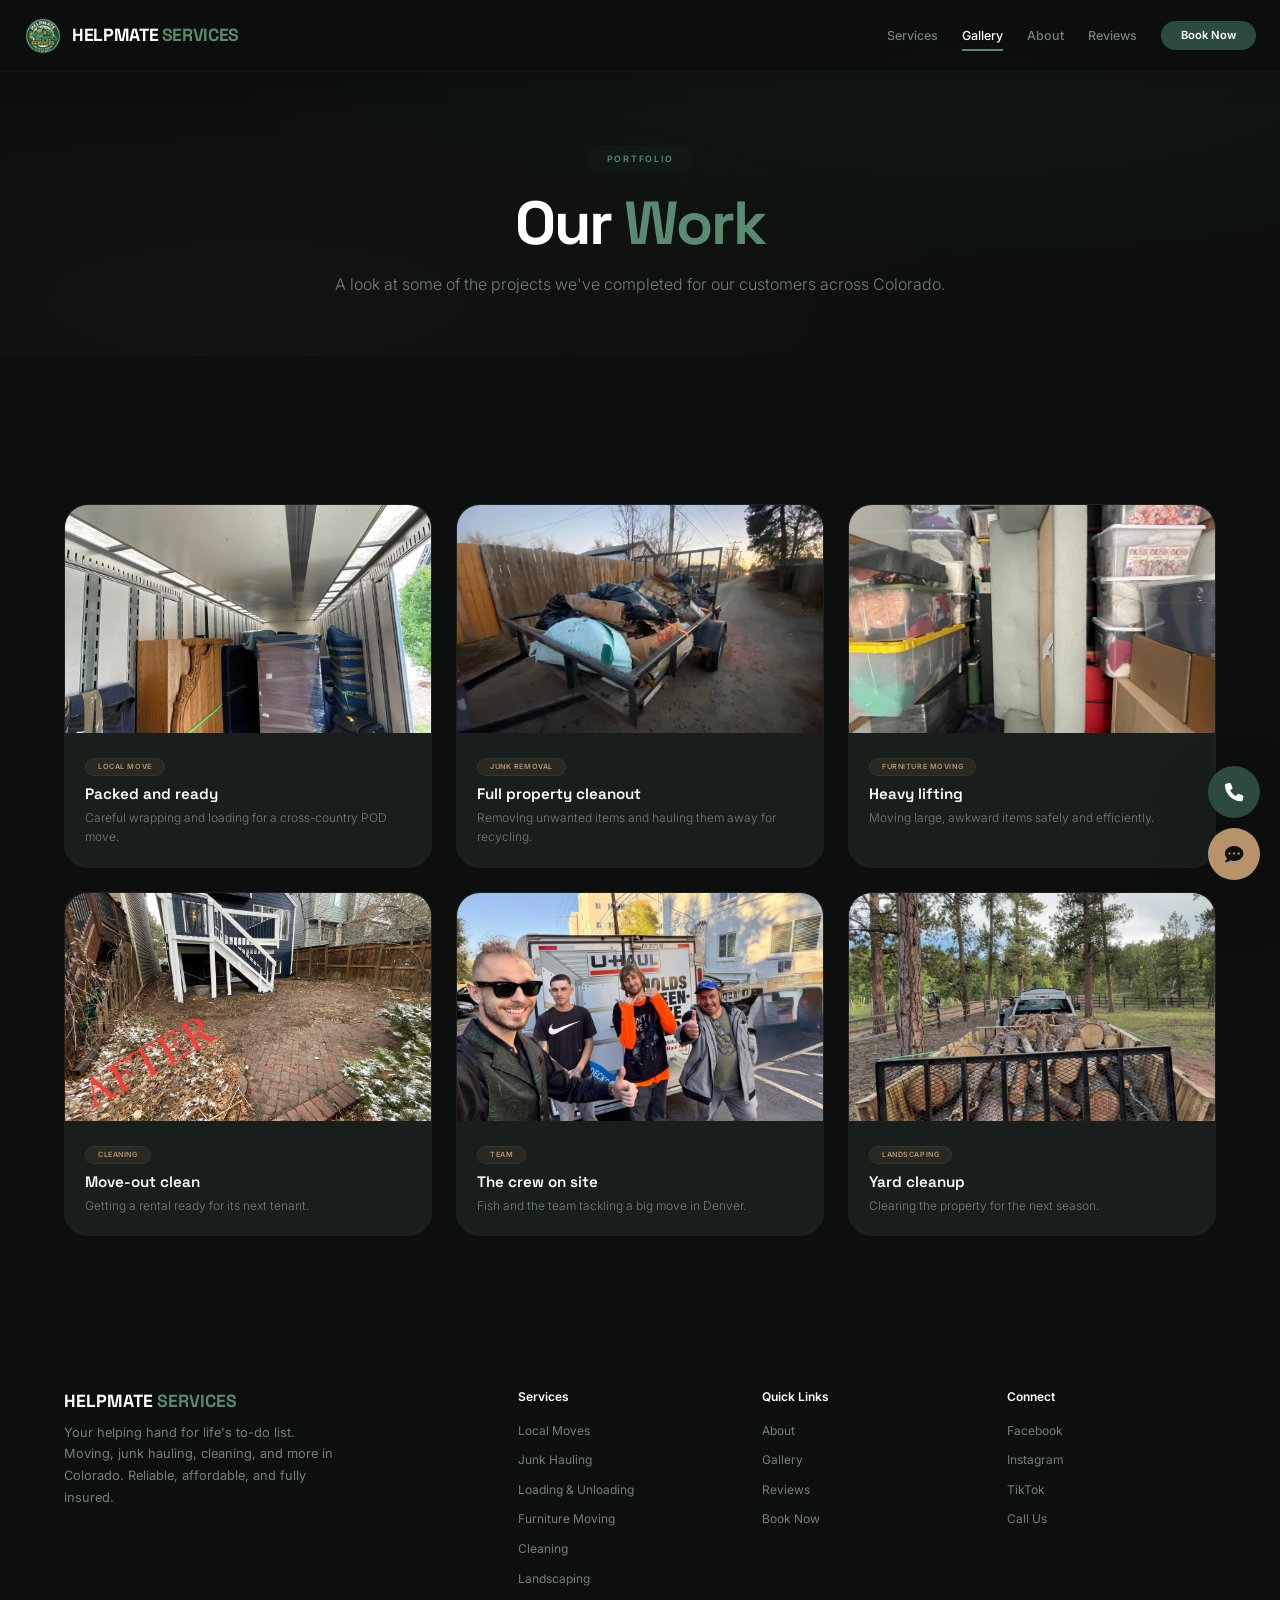
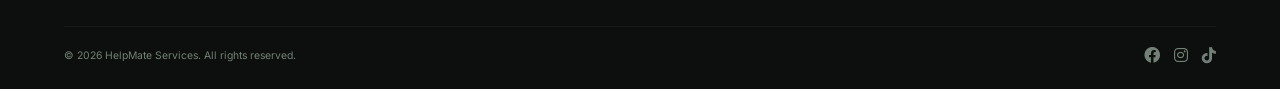
<file: gallery.html>
<!DOCTYPE html>
<html lang="en">
<head>
<meta charset="UTF-8" />
<meta name="viewport" content="width=device-width, initial-scale=1.0" />
<title>Gallery | HelpMate Services Colorado</title>
<meta name="description" content="Photos from HelpMate Services jobs across Colorado: moves, junk hauling, cleanouts, and more." />
<link rel="preconnect" href="https://fonts.googleapis.com" />
<link rel="preconnect" href="https://fonts.gstatic.com" crossorigin />
<link href="https://fonts.googleapis.com/css2?family=Inter:opsz,wght@14..32,300;14..32,400;14..32,500;14..32,600;14..32,700;14..32,800;14..32,900&family=Space+Grotesk:wght@400;500;600;700&display=swap" rel="stylesheet" />
<link rel="stylesheet" href="https://cdnjs.cloudflare.com/ajax/libs/font-awesome/6.0.0-beta3/css/all.min.css" />
<link rel="stylesheet" href="styles.css" />
</head>
<body>

<header class="navbar" id="navbar" role="navigation">
    <div class="container">
        <a href="index.html" class="nav-logo">
            <img src="logo.png" alt="HelpMate Services" />
            <span class="logo-text">HELPMATE <span class="brand-span">SERVICES</span></span>
        </a>
        <button class="nav-toggle" id="navToggle" aria-label="Toggle menu" aria-expanded="false">
            <span></span><span></span><span></span>
        </button>
        <nav class="nav-links" id="navLinks" role="menu">
            <a href="services.html">Services</a>
            <a href="gallery.html" class="active">Gallery</a>
            <a href="about.html">About</a>
            <a href="reviews.html">Reviews</a>
            <a href="contact.html" class="nav-cta">Book Now</a>
        </nav>
    </div>
</header>

<section class="page-hero">
    <div class="container">
        <span class="section-label">Portfolio</span>
        <h1>Our <span class="highlight">Work</span></h1>
        <p class="lead">A look at some of the projects we've completed for our customers across Colorado.</p>
    </div>
</section>

<section class="section-padding">
    <div class="container">
        <div class="work-grid">
            <div class="work-item reveal">
                <div class="work-image"><img src="service-moving.jpg" alt="Moving job" /></div>
                <div class="work-info"><span class="tag">Local Move</span><h4>Packed and ready</h4><p>Careful wrapping and loading for a cross-country POD move.</p></div>
            </div>
            <div class="work-item reveal">
                <div class="work-image"><img src="service-junk.jpg" alt="Junk hauling" /></div>
                <div class="work-info"><span class="tag">Junk Removal</span><h4>Full property cleanout</h4><p>Removing unwanted items and hauling them away for recycling.</p></div>
            </div>
            <div class="work-item reveal">
                <div class="work-image"><img src="service-furniture.jpg" alt="Furniture moving" /></div>
                <div class="work-info"><span class="tag">Furniture Moving</span><h4>Heavy lifting</h4><p>Moving large, awkward items safely and efficiently.</p></div>
            </div>
            <div class="work-item reveal">
                <div class="work-image"><img src="service-cleaning.jpg" alt="Cleaning" /></div>
                <div class="work-info"><span class="tag">Cleaning</span><h4>Move-out clean</h4><p>Getting a rental ready for its next tenant.</p></div>
            </div>
            <div class="work-item reveal">
                <div class="work-image"><img src="gallery-team.jpg" alt="Team at work" /></div>
                <div class="work-info"><span class="tag">Team</span><h4>The crew on site</h4><p>Fish and the team tackling a big move in Denver.</p></div>
            </div>
            <div class="work-item reveal">
                <div class="work-image"><img src="service-landscaping.jpg" alt="Yard work" /></div>
                <div class="work-info"><span class="tag">Landscaping</span><h4>Yard cleanup</h4><p>Clearing the property for the next season.</p></div>
            </div>
        </div>
    </div>
</section>

<footer class="footer">
    <div class="container">
        <div class="footer-grid">
            <div class="footer-brand">
                <div class="logo">HELPMATE <span>SERVICES</span></div>
                <p>Your helping hand for life's to-do list. Moving, junk hauling, cleaning, and more in Colorado. Reliable, affordable, and fully insured.</p>
            </div>
            <div>
                <h4>Services</h4>
                <ul>
                    <li><a href="services.html">Local Moves</a></li>
                    <li><a href="services.html">Junk Hauling</a></li>
                    <li><a href="services.html">Loading & Unloading</a></li>
                    <li><a href="services.html">Furniture Moving</a></li>
                    <li><a href="services.html">Cleaning</a></li>
                    <li><a href="services.html">Landscaping</a></li>
                </ul>
            </div>
            <div>
                <h4>Quick Links</h4>
                <ul>
                    <li><a href="about.html">About</a></li>
                    <li><a href="gallery.html">Gallery</a></li>
                    <li><a href="reviews.html">Reviews</a></li>
                    <li><a href="contact.html">Book Now</a></li>
                </ul>
            </div>
            <div>
                <h4>Connect</h4>
                <ul>
                    <li><a href="https://www.facebook.com/profile.php?id=61554790392397&mibextid=wwXlfr" target="_blank" rel="noopener">Facebook</a></li>
                    <li><a href="https://www.instagram.com/helpmate_services_llc/" target="_blank" rel="noopener">Instagram</a></li>
                    <li><a href="https://www.tiktok.com/@helpmate.servicesllc" target="_blank" rel="noopener">TikTok</a></li>
                    <li><a href="tel:+17207424880">Call Us</a></li>
                </ul>
            </div>
        </div>
        <div class="footer-bottom">
            <span>© 2026 HelpMate Services. All rights reserved.</span>
            <div class="footer-social">
                <a href="https://www.facebook.com/profile.php?id=61554790392397&mibextid=wwXlfr" target="_blank" rel="noopener" aria-label="Facebook"><i class="fab fa-facebook"></i></a>
                <a href="https://www.instagram.com/helpmate_services_llc/" target="_blank" rel="noopener" aria-label="Instagram"><i class="fab fa-instagram"></i></a>
                <a href="https://www.tiktok.com/@helpmate.servicesllc" target="_blank" rel="noopener" aria-label="TikTok"><i class="fab fa-tiktok"></i></a>
            </div>
        </div>
    </div>
</footer>

<div class="floating-buttons">
    <a href="tel:+17207424880" class="floating-btn call" aria-label="Call HelpMate"><i class="fas fa-phone"></i></a>
    <a href="sms:+17207424880" class="floating-btn accent" aria-label="Text HelpMate"><i class="fas fa-comment-dots"></i></a>
</div>

<button class="back-to-top" id="backToTop" aria-label="Back to top">↑</button>
<script src="script.js"></script>
</body>
</html>
</file>
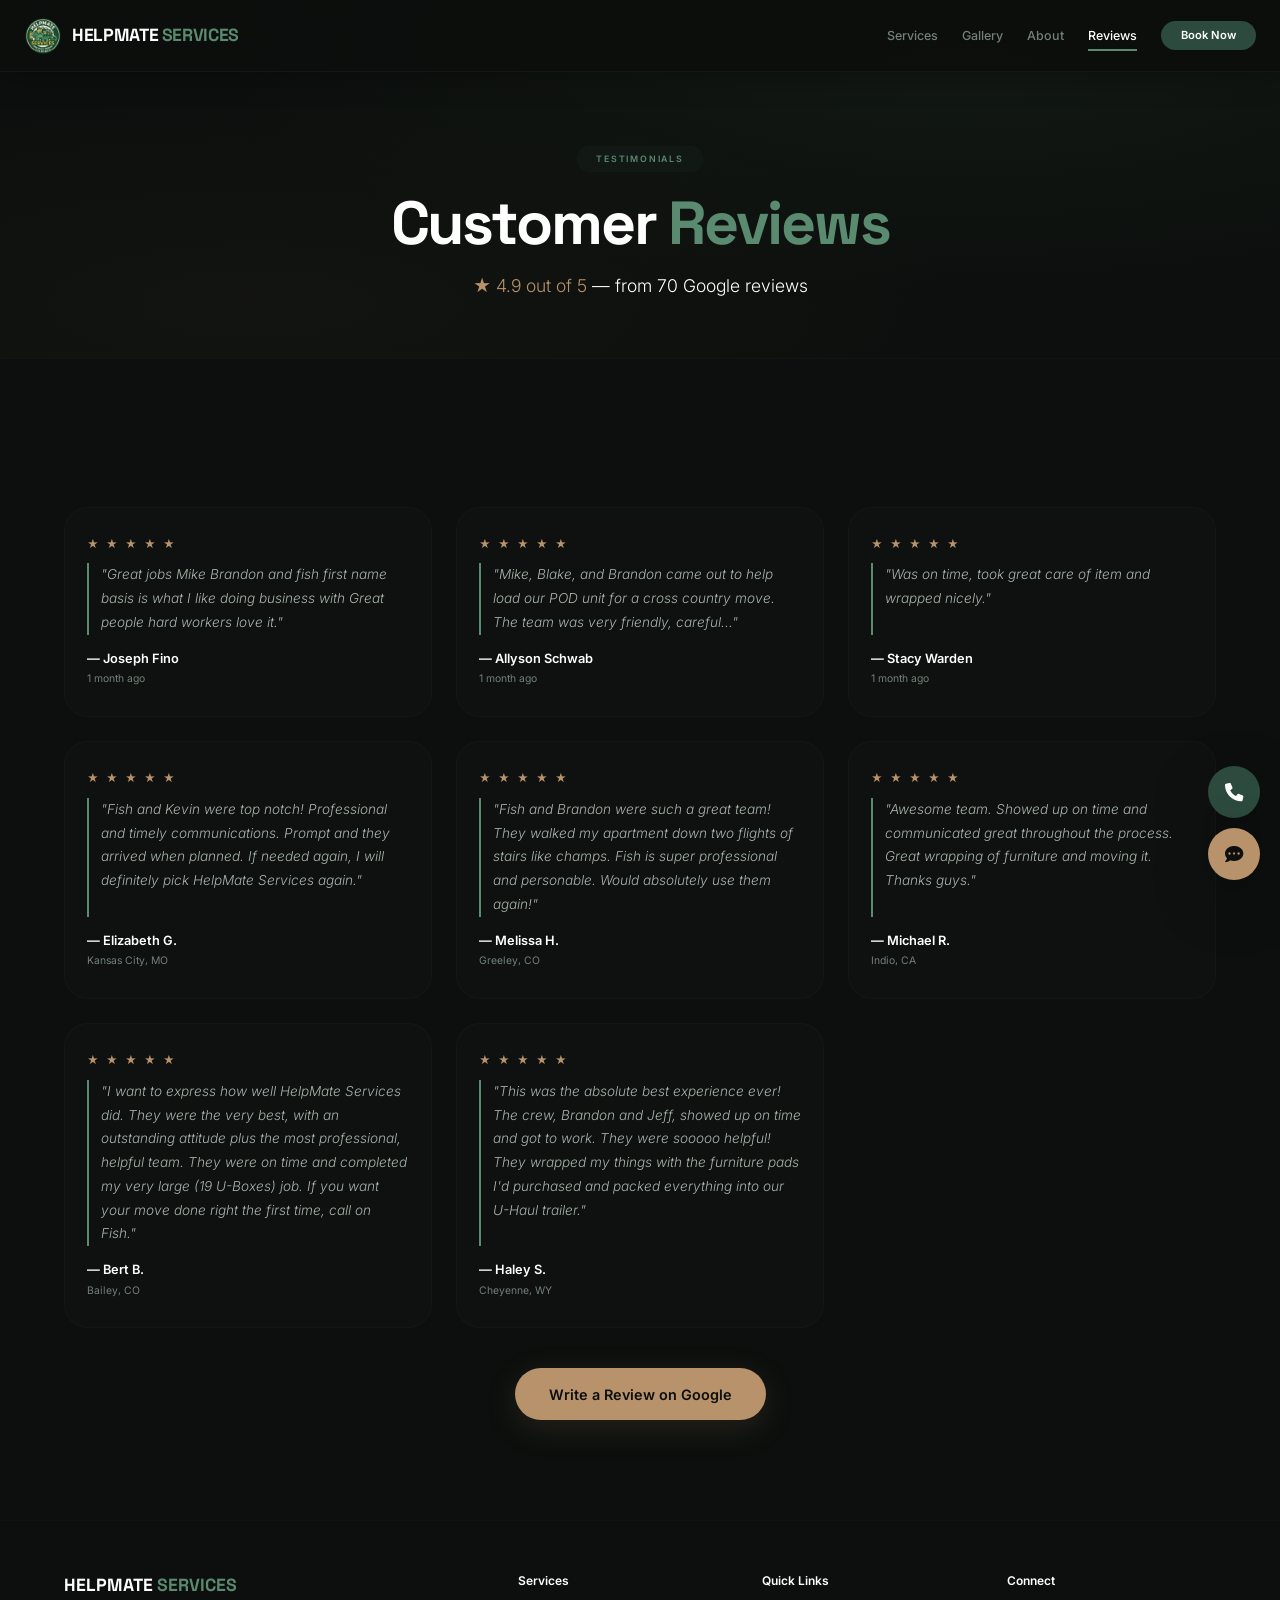
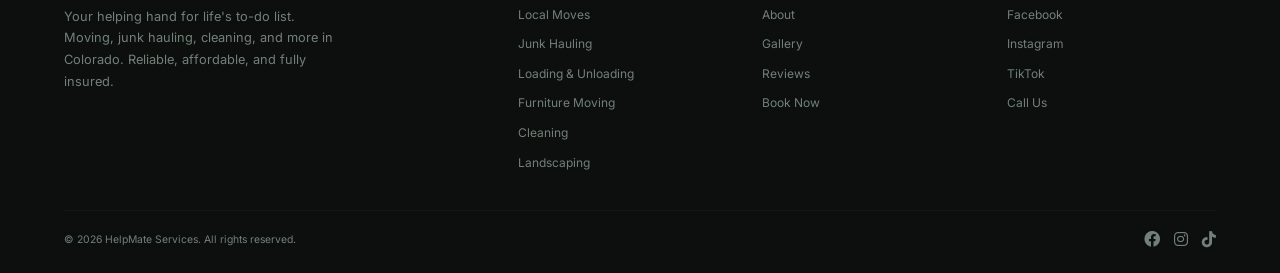
<file: reviews.html>
<!DOCTYPE html>
<html lang="en">
<head>
<meta charset="UTF-8" />
<meta name="viewport" content="width=device-width, initial-scale=1.0" />
<title>Reviews | HelpMate Services Colorado</title>
<meta name="description" content="Read verified Google reviews for HelpMate Services. 4.9-star rating across 70 reviews." />
<link rel="preconnect" href="https://fonts.googleapis.com" />
<link rel="preconnect" href="https://fonts.gstatic.com" crossorigin />
<link href="https://fonts.googleapis.com/css2?family=Inter:opsz,wght@14..32,300;14..32,400;14..32,500;14..32,600;14..32,700;14..32,800;14..32,900&family=Space+Grotesk:wght@400;500;600;700&display=swap" rel="stylesheet" />
<link rel="stylesheet" href="https://cdnjs.cloudflare.com/ajax/libs/font-awesome/6.0.0-beta3/css/all.min.css" />
<link rel="stylesheet" href="styles.css" />
</head>
<body>

<header class="navbar" id="navbar" role="navigation">
    <div class="container">
        <a href="index.html" class="nav-logo">
            <img src="logo.png" alt="HelpMate Services" />
            <span class="logo-text">HELPMATE <span class="brand-span">SERVICES</span></span>
        </a>
        <button class="nav-toggle" id="navToggle" aria-label="Toggle menu" aria-expanded="false">
            <span></span><span></span><span></span>
        </button>
        <nav class="nav-links" id="navLinks" role="menu">
            <a href="services.html">Services</a>
            <a href="gallery.html">Gallery</a>
            <a href="about.html">About</a>
            <a href="reviews.html" class="active">Reviews</a>
            <a href="contact.html" class="nav-cta">Book Now</a>
        </nav>
    </div>
</header>

<section class="page-hero">
    <div class="container">
        <span class="section-label">Testimonials</span>
        <h1>Customer <span class="highlight">Reviews</span></h1>
        <p class="lead" style="font-size: 1.1rem; color: var(--white);"><span style="color: var(--accent);">★ 4.9 out of 5</span> — from 70 Google reviews</p>
    </div>
</section>

<section class="section-padding">
    <div class="container">
        <div class="testimonials-grid">

            <div class="testimonial-card reveal">
                <div class="stars">★ ★ ★ ★ ★</div>
                <div class="review-text">"Great jobs Mike Brandon and fish first name basis is what I like doing business with Great people hard workers love it."</div>
                <div class="review-meta"><span class="name">— Joseph Fino</span><span class="detail">1 month ago</span></div>
            </div>

            <div class="testimonial-card reveal">
                <div class="stars">★ ★ ★ ★ ★</div>
                <div class="review-text">"Mike, Blake, and Brandon came out to help load our POD unit for a cross country move. The team was very friendly, careful..."</div>
                <div class="review-meta"><span class="name">— Allyson Schwab</span><span class="detail">1 month ago</span></div>
            </div>

            <div class="testimonial-card reveal">
                <div class="stars">★ ★ ★ ★ ★</div>
                <div class="review-text">"Was on time, took great care of item and wrapped nicely."</div>
                <div class="review-meta"><span class="name">— Stacy Warden</span><span class="detail">1 month ago</span></div>
            </div>

            <div class="testimonial-card reveal">
                <div class="stars">★ ★ ★ ★ ★</div>
                <div class="review-text">"Fish and Kevin were top notch! Professional and timely communications. Prompt and they arrived when planned. If needed again, I will definitely pick HelpMate Services again."</div>
                <div class="review-meta"><span class="name">— Elizabeth G.</span><span class="detail">Kansas City, MO</span></div>
            </div>

            <div class="testimonial-card reveal">
                <div class="stars">★ ★ ★ ★ ★</div>
                <div class="review-text">"Fish and Brandon were such a great team! They walked my apartment down two flights of stairs like champs. Fish is super professional and personable. Would absolutely use them again!"</div>
                <div class="review-meta"><span class="name">— Melissa H.</span><span class="detail">Greeley, CO</span></div>
            </div>

            <div class="testimonial-card reveal">
                <div class="stars">★ ★ ★ ★ ★</div>
                <div class="review-text">"Awesome team. Showed up on time and communicated great throughout the process. Great wrapping of furniture and moving it. Thanks guys."</div>
                <div class="review-meta"><span class="name">— Michael R.</span><span class="detail">Indio, CA</span></div>
            </div>

            <div class="testimonial-card reveal">
                <div class="stars">★ ★ ★ ★ ★</div>
                <div class="review-text">"I want to express how well HelpMate Services did. They were the very best, with an outstanding attitude plus the most professional, helpful team. They were on time and completed my very large (19 U-Boxes) job. If you want your move done right the first time, call on Fish."</div>
                <div class="review-meta"><span class="name">— Bert B.</span><span class="detail">Bailey, CO</span></div>
            </div>

            <div class="testimonial-card reveal">
                <div class="stars">★ ★ ★ ★ ★</div>
                <div class="review-text">"This was the absolute best experience ever! The crew, Brandon and Jeff, showed up on time and got to work. They were sooooo helpful! They wrapped my things with the furniture pads I'd purchased and packed everything into our U-Haul trailer."</div>
                <div class="review-meta"><span class="name">— Haley S.</span><span class="detail">Cheyenne, WY</span></div>
            </div>

        </div>

        <div class="google-reviews-link reveal">
            <a href="https://www.google.com/search?q=HelpMate+Services+LLC" target="_blank" rel="noopener" class="btn btn-accent">Write a Review on Google</a>
        </div>
    </div>
</section>

<footer class="footer">
    <div class="container">
        <div class="footer-grid">
            <div class="footer-brand">
                <div class="logo">HELPMATE <span>SERVICES</span></div>
                <p>Your helping hand for life's to-do list. Moving, junk hauling, cleaning, and more in Colorado. Reliable, affordable, and fully insured.</p>
            </div>
            <div>
                <h4>Services</h4>
                <ul>
                    <li><a href="services.html">Local Moves</a></li>
                    <li><a href="services.html">Junk Hauling</a></li>
                    <li><a href="services.html">Loading & Unloading</a></li>
                    <li><a href="services.html">Furniture Moving</a></li>
                    <li><a href="services.html">Cleaning</a></li>
                    <li><a href="services.html">Landscaping</a></li>
                </ul>
            </div>
            <div>
                <h4>Quick Links</h4>
                <ul>
                    <li><a href="about.html">About</a></li>
                    <li><a href="gallery.html">Gallery</a></li>
                    <li><a href="reviews.html">Reviews</a></li>
                    <li><a href="contact.html">Book Now</a></li>
                </ul>
            </div>
            <div>
                <h4>Connect</h4>
                <ul>
                    <li><a href="https://www.facebook.com/profile.php?id=61554790392397&mibextid=wwXlfr" target="_blank" rel="noopener">Facebook</a></li>
                    <li><a href="https://www.instagram.com/helpmate_services_llc/" target="_blank" rel="noopener">Instagram</a></li>
                    <li><a href="https://www.tiktok.com/@helpmate.servicesllc" target="_blank" rel="noopener">TikTok</a></li>
                    <li><a href="tel:+17207424880">Call Us</a></li>
                </ul>
            </div>
        </div>
        <div class="footer-bottom">
            <span>© 2026 HelpMate Services. All rights reserved.</span>
            <div class="footer-social">
                <a href="https://www.facebook.com/profile.php?id=61554790392397&mibextid=wwXlfr" target="_blank" rel="noopener" aria-label="Facebook"><i class="fab fa-facebook"></i></a>
                <a href="https://www.instagram.com/helpmate_services_llc/" target="_blank" rel="noopener" aria-label="Instagram"><i class="fab fa-instagram"></i></a>
                <a href="https://www.tiktok.com/@helpmate.servicesllc" target="_blank" rel="noopener" aria-label="TikTok"><i class="fab fa-tiktok"></i></a>
            </div>
        </div>
    </div>
</footer>

<div class="floating-buttons">
    <a href="tel:+17207424880" class="floating-btn call" aria-label="Call HelpMate"><i class="fas fa-phone"></i></a>
    <a href="sms:+17207424880" class="floating-btn accent" aria-label="Text HelpMate"><i class="fas fa-comment-dots"></i></a>
</div>

<button class="back-to-top" id="backToTop" aria-label="Back to top">↑</button>
<script src="script.js"></script>
</body>
</html>
</file>
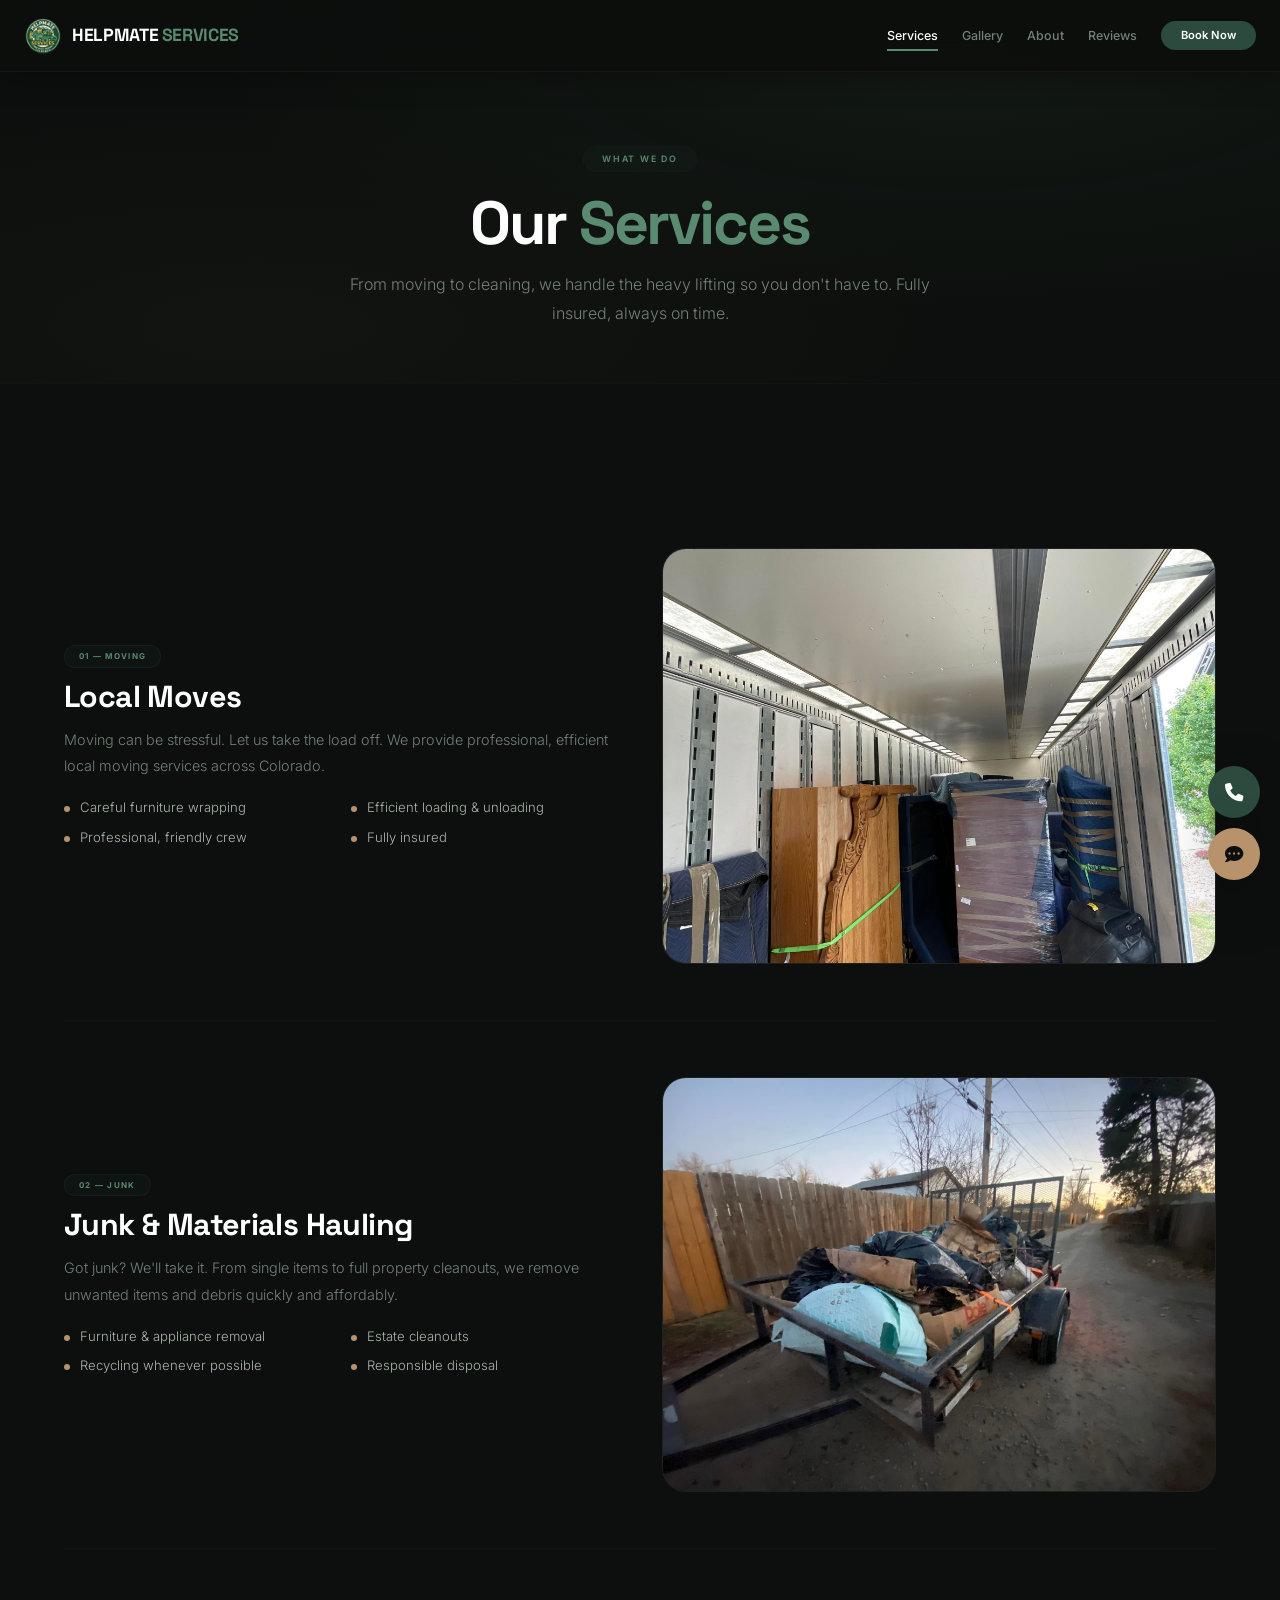
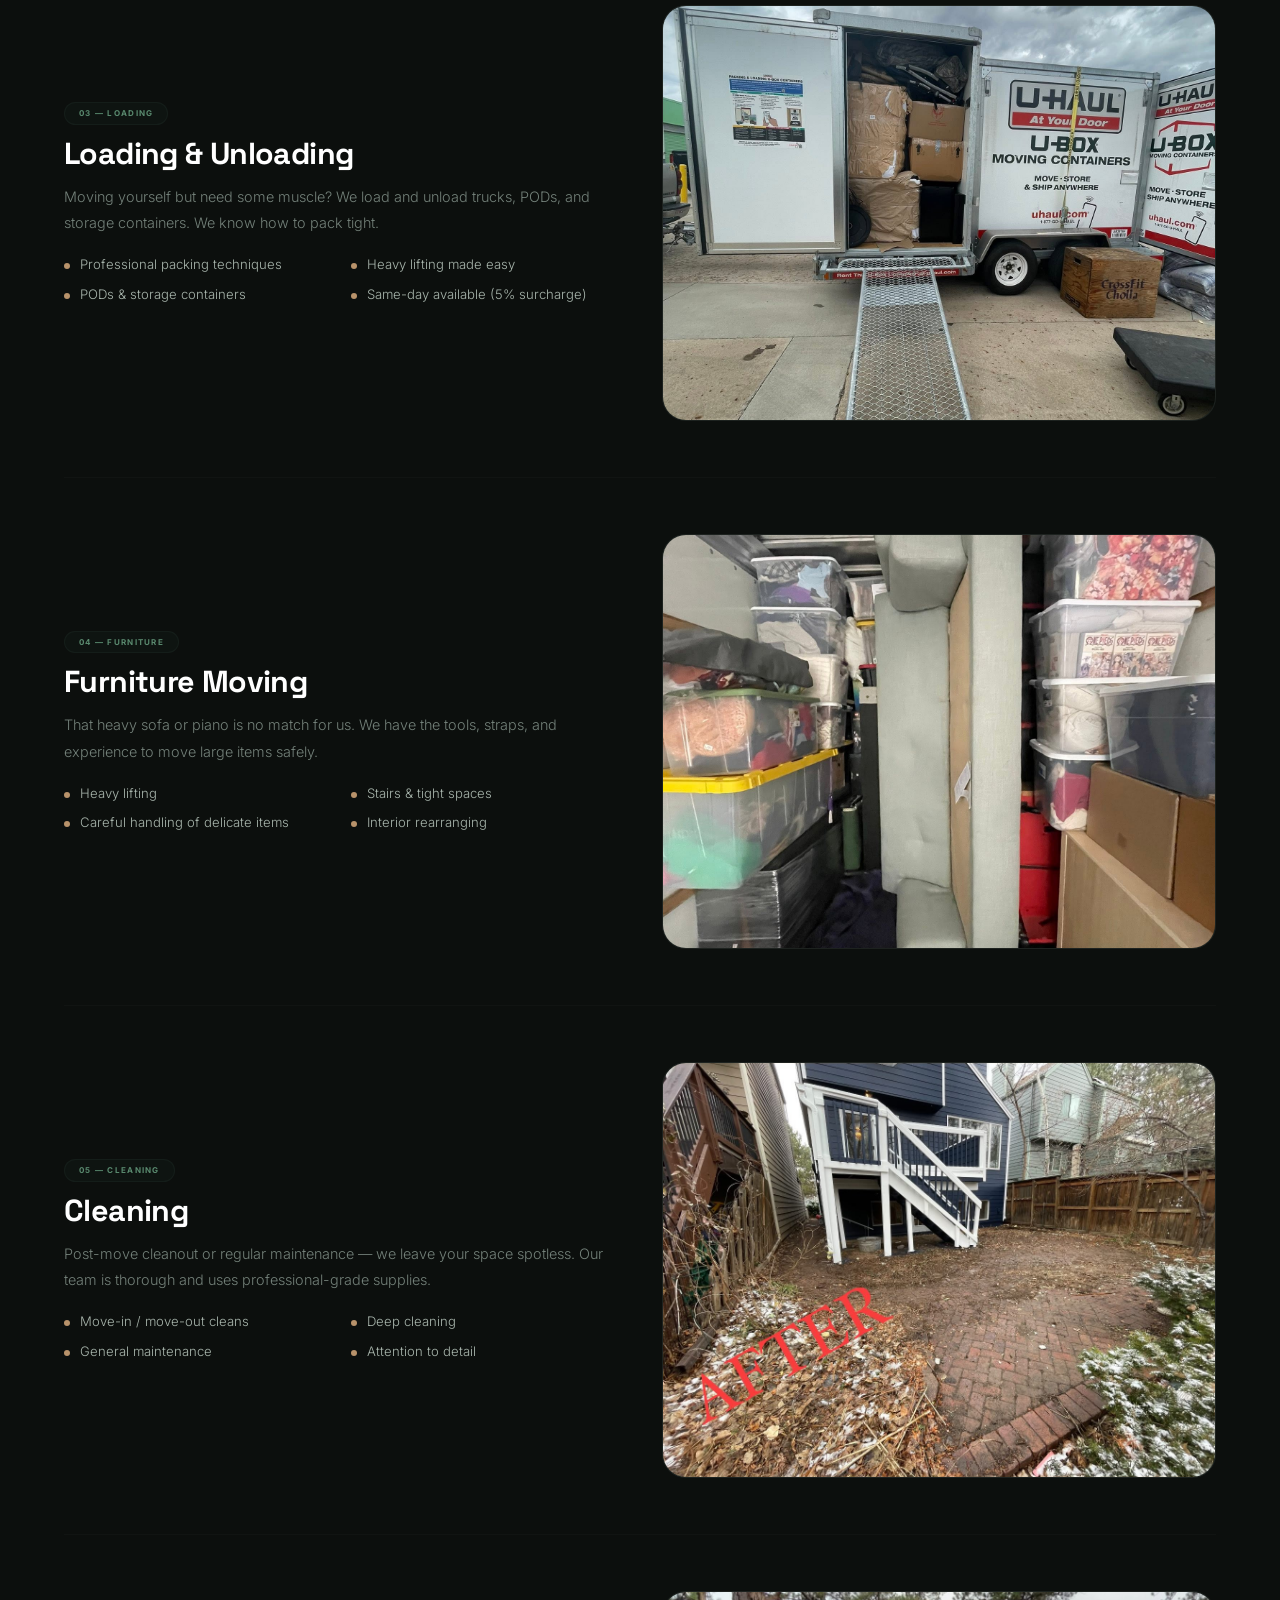
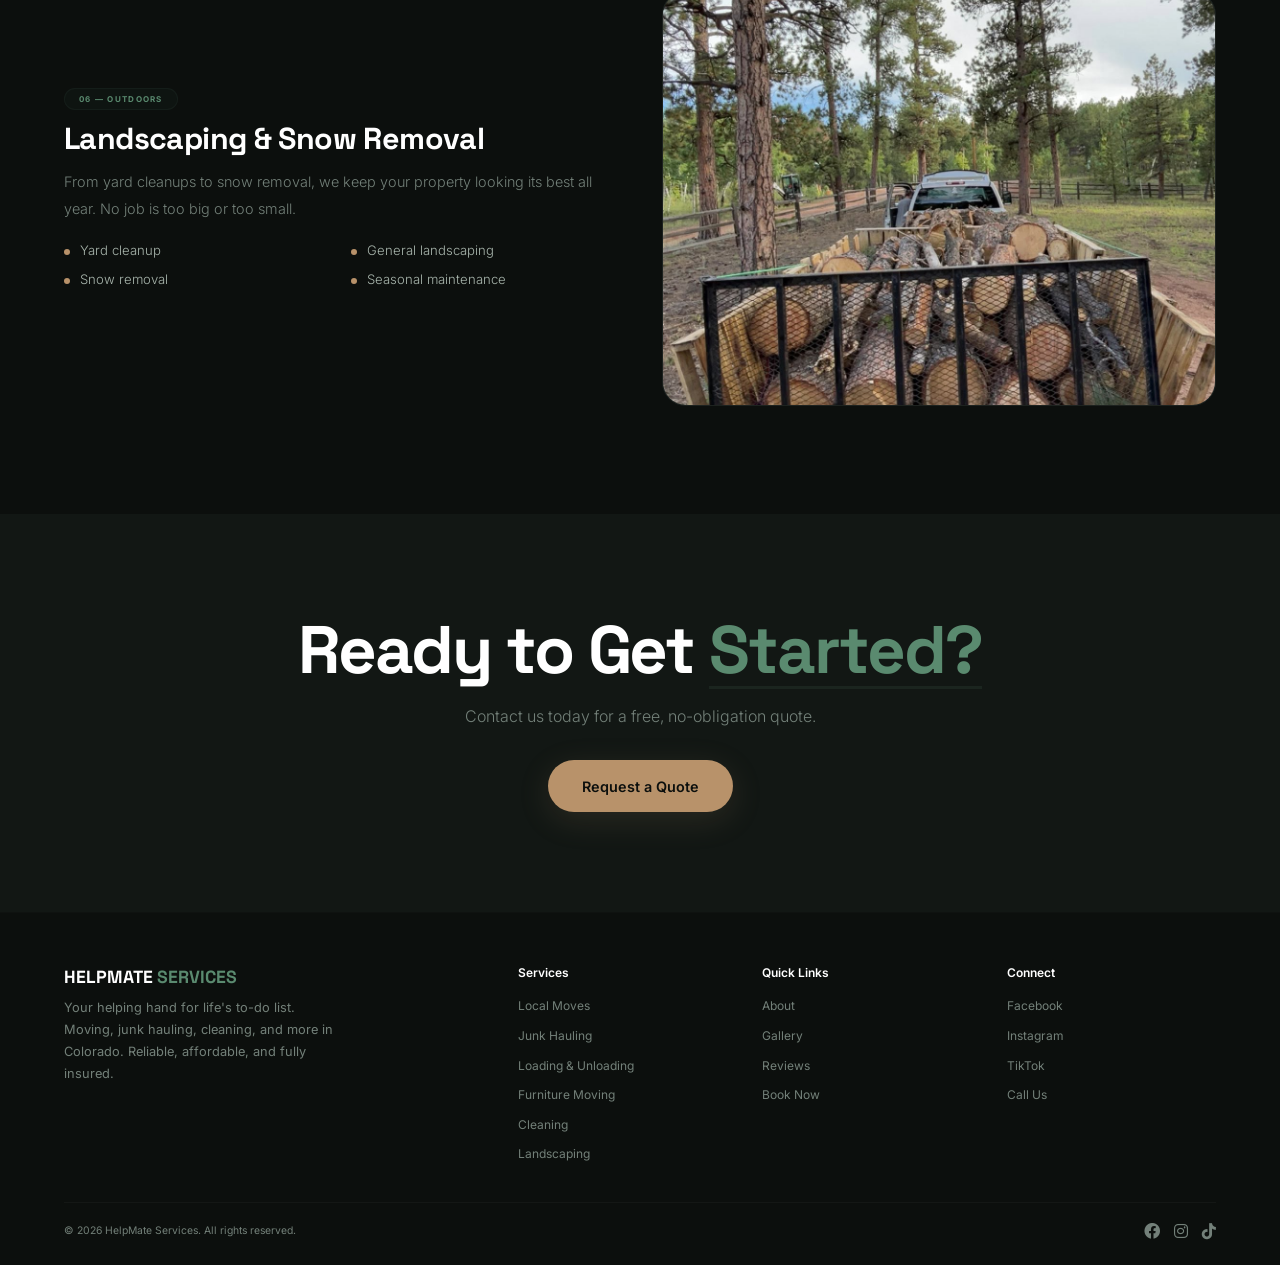
<file: services.html>
<!DOCTYPE html>
<html lang="en">
<head>
<meta charset="UTF-8" />
<meta name="viewport" content="width=device-width, initial-scale=1.0" />
<title>Services | HelpMate Services Colorado</title>
<meta name="description" content="Explore HelpMate Services: local moves, junk hauling, loading & unloading, furniture moving, cleaning, and landscaping in Colorado." />
<link rel="preconnect" href="https://fonts.googleapis.com" />
<link rel="preconnect" href="https://fonts.gstatic.com" crossorigin />
<link href="https://fonts.googleapis.com/css2?family=Inter:opsz,wght@14..32,300;14..32,400;14..32,500;14..32,600;14..32,700;14..32,800;14..32,900&family=Space+Grotesk:wght@400;500;600;700&display=swap" rel="stylesheet" />
<link rel="stylesheet" href="https://cdnjs.cloudflare.com/ajax/libs/font-awesome/6.0.0-beta3/css/all.min.css" />
<link rel="stylesheet" href="styles.css" />
</head>
<body>

<header class="navbar" id="navbar" role="navigation">
    <div class="container">
        <a href="index.html" class="nav-logo">
            <img src="logo.png" alt="HelpMate Services" />
            <span class="logo-text">HELPMATE <span class="brand-span">SERVICES</span></span>
        </a>
        <button class="nav-toggle" id="navToggle" aria-label="Toggle menu" aria-expanded="false">
            <span></span><span></span><span></span>
        </button>
        <nav class="nav-links" id="navLinks" role="menu">
            <a href="services.html" class="active">Services</a>
            <a href="gallery.html">Gallery</a>
            <a href="about.html">About</a>
            <a href="reviews.html">Reviews</a>
            <a href="contact.html" class="nav-cta">Book Now</a>
        </nav>
    </div>
</header>

<section class="page-hero">
    <div class="container">
        <span class="section-label">What We Do</span>
        <h1>Our <span class="highlight">Services</span></h1>
        <p class="lead">From moving to cleaning, we handle the heavy lifting so you don't have to. Fully insured, always on time.</p>
    </div>
</section>

<section class="section-padding">
    <div class="container">
        <div class="service-details">

            <div class="service-detail reveal">
                <div class="service-detail__body">
                    <span class="eyebrow">01 — Moving</span>
                    <h3>Local Moves</h3>
                    <p>Moving can be stressful. Let us take the load off. We provide professional, efficient local moving services across Colorado.</p>
                    <ul class="check-list">
                        <li>Careful furniture wrapping</li>
                        <li>Efficient loading & unloading</li>
                        <li>Professional, friendly crew</li>
                        <li>Fully insured</li>
                    </ul>
                </div>
                <div class="service-detail__media"><img src="service-moving.jpg" alt="Local moving service" /></div>
            </div>

            <div class="service-detail reveal">
                <div class="service-detail__body">
                    <span class="eyebrow">02 — Junk</span>
                    <h3>Junk & Materials Hauling</h3>
                    <p>Got junk? We'll take it. From single items to full property cleanouts, we remove unwanted items and debris quickly and affordably.</p>
                    <ul class="check-list">
                        <li>Furniture & appliance removal</li>
                        <li>Estate cleanouts</li>
                        <li>Recycling whenever possible</li>
                        <li>Responsible disposal</li>
                    </ul>
                </div>
                <div class="service-detail__media"><img src="service-junk.jpg" alt="Junk hauling service" /></div>
            </div>

            <div class="service-detail reveal">
                <div class="service-detail__body">
                    <span class="eyebrow">03 — Loading</span>
                    <h3>Loading & Unloading</h3>
                    <p>Moving yourself but need some muscle? We load and unload trucks, PODs, and storage containers. We know how to pack tight.</p>
                    <ul class="check-list">
                        <li>Professional packing techniques</li>
                        <li>Heavy lifting made easy</li>
                        <li>PODs & storage containers</li>
                        <li>Same-day available (5% surcharge)</li>
                    </ul>
                </div>
                <div class="service-detail__media"><img src="service-loading.jpg" alt="Loading and unloading" /></div>
            </div>

            <div class="service-detail reveal">
                <div class="service-detail__body">
                    <span class="eyebrow">04 — Furniture</span>
                    <h3>Furniture Moving</h3>
                    <p>That heavy sofa or piano is no match for us. We have the tools, straps, and experience to move large items safely.</p>
                    <ul class="check-list">
                        <li>Heavy lifting</li>
                        <li>Stairs & tight spaces</li>
                        <li>Careful handling of delicate items</li>
                        <li>Interior rearranging</li>
                    </ul>
                </div>
                <div class="service-detail__media"><img src="service-furniture.jpg" alt="Furniture moving" /></div>
            </div>

            <div class="service-detail reveal">
                <div class="service-detail__body">
                    <span class="eyebrow">05 — Cleaning</span>
                    <h3>Cleaning</h3>
                    <p>Post-move cleanout or regular maintenance — we leave your space spotless. Our team is thorough and uses professional-grade supplies.</p>
                    <ul class="check-list">
                        <li>Move-in / move-out cleans</li>
                        <li>Deep cleaning</li>
                        <li>General maintenance</li>
                        <li>Attention to detail</li>
                    </ul>
                </div>
                <div class="service-detail__media"><img src="service-cleaning.jpg" alt="Cleaning service" /></div>
            </div>

            <div class="service-detail reveal">
                <div class="service-detail__body">
                    <span class="eyebrow">06 — Outdoors</span>
                    <h3>Landscaping & Snow Removal</h3>
                    <p>From yard cleanups to snow removal, we keep your property looking its best all year. No job is too big or too small.</p>
                    <ul class="check-list">
                        <li>Yard cleanup</li>
                        <li>General landscaping</li>
                        <li>Snow removal</li>
                        <li>Seasonal maintenance</li>
                    </ul>
                </div>
                <div class="service-detail__media"><img src="service-landscaping.jpg" alt="Landscaping and snow removal" /></div>
            </div>

        </div>
    </div>
</section>

<section class="section-padding" style="background: var(--black-light); text-align: center;">
    <div class="container">
        <h2 class="section-title">Ready to Get <span class="highlight">Started?</span></h2>
        <p class="section-subtitle mx-auto" style="margin-bottom: 30px;">Contact us today for a free, no-obligation quote.</p>
        <a href="contact.html" class="btn btn-accent">Request a Quote</a>
    </div>
</section>

<footer class="footer">
    <div class="container">
        <div class="footer-grid">
            <div class="footer-brand">
                <div class="logo">HELPMATE <span>SERVICES</span></div>
                <p>Your helping hand for life's to-do list. Moving, junk hauling, cleaning, and more in Colorado. Reliable, affordable, and fully insured.</p>
            </div>
            <div>
                <h4>Services</h4>
                <ul>
                    <li><a href="services.html">Local Moves</a></li>
                    <li><a href="services.html">Junk Hauling</a></li>
                    <li><a href="services.html">Loading & Unloading</a></li>
                    <li><a href="services.html">Furniture Moving</a></li>
                    <li><a href="services.html">Cleaning</a></li>
                    <li><a href="services.html">Landscaping</a></li>
                </ul>
            </div>
            <div>
                <h4>Quick Links</h4>
                <ul>
                    <li><a href="about.html">About</a></li>
                    <li><a href="gallery.html">Gallery</a></li>
                    <li><a href="reviews.html">Reviews</a></li>
                    <li><a href="contact.html">Book Now</a></li>
                </ul>
            </div>
            <div>
                <h4>Connect</h4>
                <ul>
                    <li><a href="https://www.facebook.com/profile.php?id=61554790392397&mibextid=wwXlfr" target="_blank" rel="noopener">Facebook</a></li>
                    <li><a href="https://www.instagram.com/helpmate_services_llc/" target="_blank" rel="noopener">Instagram</a></li>
                    <li><a href="https://www.tiktok.com/@helpmate.servicesllc" target="_blank" rel="noopener">TikTok</a></li>
                    <li><a href="tel:+17207424880">Call Us</a></li>
                </ul>
            </div>
        </div>
        <div class="footer-bottom">
            <span>© 2026 HelpMate Services. All rights reserved.</span>
            <div class="footer-social">
                <a href="https://www.facebook.com/profile.php?id=61554790392397&mibextid=wwXlfr" target="_blank" rel="noopener" aria-label="Facebook"><i class="fab fa-facebook"></i></a>
                <a href="https://www.instagram.com/helpmate_services_llc/" target="_blank" rel="noopener" aria-label="Instagram"><i class="fab fa-instagram"></i></a>
                <a href="https://www.tiktok.com/@helpmate.servicesllc" target="_blank" rel="noopener" aria-label="TikTok"><i class="fab fa-tiktok"></i></a>
            </div>
        </div>
    </div>
</footer>

<div class="floating-buttons">
    <a href="tel:+17207424880" class="floating-btn call" aria-label="Call HelpMate"><i class="fas fa-phone"></i></a>
    <a href="sms:+17207424880" class="floating-btn accent" aria-label="Text HelpMate"><i class="fas fa-comment-dots"></i></a>
</div>

<button class="back-to-top" id="backToTop" aria-label="Back to top">↑</button>
<script src="script.js"></script>
</body>
</html>
</file>
<file: styles.css>
/* ============================================================
   HELPMATE SERVICES — MASTER STYLESHEET
   ============================================================ */

*, *::before, *::after { margin: 0; padding: 0; box-sizing: border-box; }

:root {
    --black: #0c0f0d;
    --black-light: #121714;
    --black-card: #181e1b;
    --white: #ffffff;
    --gray-100: #eef2ef;
    --gray-200: #d4dcd6;
    --gray-300: #a8b5ac;
    --gray-500: #738079;
    --gray-700: #48544c;
    --primary: #2d4a3e;
    --primary-light: #5a8a6f;
    --primary-dark: #1e3328;
    --accent: #b8926a;
    --accent-light: #d4b08a;
    --primary-glow: rgba(45, 74, 62, 0.1);
    --primary-subtle: rgba(45, 74, 62, 0.03);
    --radius: 12px;
    --radius-lg: 24px;
    --radius-xl: 32px;
    --shadow: 0 20px 60px rgba(0, 0, 0, 0.25);
    --shadow-lg: 0 40px 80px rgba(0, 0, 0, 0.3);
    --transition: 0.6s cubic-bezier(0.22, 1, 0.36, 1);
    --font: 'Inter', -apple-system, BlinkMacSystemFont, sans-serif;
    --font-display: 'Space Grotesk', sans-serif;
    --max-width: 1200px;
    --nav-height: 72px;
}

html { scroll-behavior: smooth; -webkit-font-smoothing: antialiased; }
body {
    font-family: var(--font);
    background: var(--black);
    color: var(--white);
    line-height: 1.6;
    overflow-x: hidden;
    -webkit-tap-highlight-color: transparent;
}
html, body { max-width: 100%; overflow-x: hidden; }
img, video, iframe { max-width: 100%; height: auto; display: block; }
a { text-decoration: none; color: inherit; }
ul { list-style: none; }

::-webkit-scrollbar { width: 6px; }
::-webkit-scrollbar-track { background: var(--black); }
::-webkit-scrollbar-thumb { background: var(--primary-light); border-radius: 10px; }

.container {
    width: 100%;
    max-width: var(--max-width);
    margin: 0 auto;
    padding: 0 24px;
}
.section-padding { padding: 100px 0; }

/* ----- Typography ----- */
.section-label {
    display: inline-block;
    font-size: 0.55rem;
    font-weight: 600;
    letter-spacing: 0.2em;
    text-transform: uppercase;
    color: var(--primary-light);
    background: var(--primary-glow);
    padding: 5px 18px;
    border-radius: 100px;
    margin-bottom: 20px;
    border: 1px solid rgba(45, 74, 62, 0.04);
    transition: var(--transition);
}
.section-label:hover { color: var(--white); }

.section-title {
    font-family: var(--font-display);
    font-size: clamp(2.2rem, 5.5vw, 4.2rem);
    font-weight: 700;
    line-height: 1.08;
    letter-spacing: -0.03em;
    margin-bottom: 16px;
    color: var(--white);
    transition: var(--transition);
}
.section-title .highlight { color: var(--primary-light); position: relative; }
.section-title .highlight::after {
    content: '';
    position: absolute;
    bottom: 4px; left: 0;
    width: 100%; height: 3px;
    background: var(--primary-light);
    opacity: 0.12;
    transition: var(--transition);
}
.section-title:hover .highlight { color: var(--white); }
.section-title:hover .highlight::after { opacity: 0.3; height: 4px; }

.section-subtitle {
    font-size: 1rem;
    color: var(--gray-500);
    max-width: 540px;
    line-height: 1.7;
    font-weight: 300;
    transition: var(--transition);
}
.section-subtitle:hover { color: var(--gray-300); }
.text-center { text-align: center; }
.mx-auto { margin-left: auto; margin-right: auto; }

/* ----- Buttons ----- */
.btn {
    display: inline-flex;
    align-items: center;
    gap: 10px;
    font-family: var(--font);
    font-weight: 600;
    font-size: 0.9rem;
    padding: 14px 34px;
    border-radius: 100px;
    border: none;
    cursor: pointer;
    transition: var(--transition);
    text-align: center;
    justify-content: center;
    line-height: 1.2;
    position: relative;
    overflow: hidden;
    touch-action: manipulation;
    min-height: 52px;
}
.btn-primary {
    background: var(--primary);
    color: var(--white);
    box-shadow: 0 8px 32px rgba(45, 74, 62, 0.2);
}
.btn-primary:hover {
    background: var(--primary-light);
    transform: translateY(-3px);
    box-shadow: 0 16px 48px rgba(45, 74, 62, 0.25);
    color: var(--white);
}
.btn-accent {
    background: var(--accent);
    color: var(--black);
    box-shadow: 0 8px 32px rgba(184, 146, 106, 0.15);
}
.btn-accent:hover {
    background: var(--accent-light);
    transform: translateY(-3px);
    box-shadow: 0 16px 48px rgba(184, 146, 106, 0.25);
    color: var(--black);
}
.btn-outline {
    background: transparent;
    color: var(--white);
    border: 1px solid rgba(255, 255, 255, 0.08);
}
.btn-outline:hover {
    border-color: var(--primary-light);
    transform: translateY(-3px);
    background: var(--primary-subtle);
}
.btn-block { width: 100%; justify-content: center; }

/* ============================================================
   NAVIGATION
   ============================================================ */
.navbar {
    position: fixed;
    top: 0; left: 0; right: 0;
    z-index: 9999;
    height: var(--nav-height);
    display: flex;
    align-items: center;
    padding: 0 24px;
    background: rgba(12, 15, 13, 0.92);
    backdrop-filter: blur(20px) saturate(1.4);
    -webkit-backdrop-filter: blur(20px) saturate(1.4);
    border-bottom: 1px solid rgba(255, 255, 255, 0.04);
    box-shadow: 0 4px 30px rgba(0, 0, 0, 0.3);
    transition: var(--transition);
}
.navbar.scrolled {
    background: rgba(12, 15, 13, 0.97);
    border-bottom-color: rgba(90, 138, 111, 0.1);
}
.navbar .container {
    display: flex;
    align-items: center;
    justify-content: space-between;
    padding: 0;
    max-width: 100%;
    width: 100%;
}
.nav-logo { display: flex; align-items: center; gap: 10px; flex-shrink: 0; }
.nav-logo img { height: 38px; width: auto; border-radius: 6px; }
.nav-logo .logo-text {
    font-family: var(--font-display);
    font-weight: 700;
    font-size: 1.1rem;
    color: var(--white);
    letter-spacing: -0.02em;
    transition: var(--transition);
    white-space: nowrap;
}
.nav-logo .logo-text .brand-span { color: var(--primary-light); transition: var(--transition); }
.nav-logo:hover .logo-text .brand-span { color: var(--white); }

.nav-links { display: flex; align-items: center; gap: 24px; }
.nav-links a {
    font-size: 0.78rem;
    font-weight: 500;
    color: var(--gray-500);
    transition: var(--transition);
    position: relative;
    padding: 4px 0;
}
.nav-links a::after {
    content: '';
    position: absolute;
    bottom: -2px; left: 0;
    width: 0; height: 2px;
    background: var(--primary-light);
    transition: var(--transition);
}
.nav-links a:hover { color: var(--white); }
.nav-links a:hover::after { width: 100%; }
.nav-links a.active { color: var(--white); }
.nav-links a.active::after { width: 100%; }
.nav-links .nav-cta {
    background: var(--primary);
    color: var(--white);
    padding: 6px 20px;
    border-radius: 100px;
    font-weight: 600;
    font-size: 0.7rem;
}
.nav-links .nav-cta::after { display: none; }
.nav-links .nav-cta:hover { background: var(--primary-light); transform: translateY(-2px); color: var(--white); }
.nav-links .nav-cta.active::after { display: none; }

.nav-toggle {
    display: none;
    flex-direction: column;
    gap: 5px;
    background: none;
    border: none;
    cursor: pointer;
    padding: 10px 8px;
    z-index: 100;
}
.nav-toggle span {
    display: block;
    width: 26px;
    height: 2.5px;
    background: var(--white);
    border-radius: 4px;
    transition: var(--transition);
    transform-origin: center;
}
.nav-toggle.active span:nth-child(1) { transform: rotate(45deg) translate(5px, 6px); }
.nav-toggle.active span:nth-child(2) { opacity: 0; transform: scaleX(0); }
.nav-toggle.active span:nth-child(3) { transform: rotate(-45deg) translate(5px, -6px); }

/* ============================================================
   MARQUEE
   ============================================================ */
.marquee-section {
    background: var(--black-light);
    border-top: 1px solid rgba(255, 255, 255, 0.01);
    border-bottom: 1px solid rgba(255, 255, 255, 0.01);
    padding: 14px 0;
    overflow: hidden;
    position: relative;
    margin-top: var(--nav-height);
}
.marquee {
    display: flex;
    gap: 60px;
    animation: marqueeScroll 35s linear infinite;
    width: max-content;
}
.marquee:hover { animation-play-state: paused; }
@keyframes marqueeScroll {
    0% { transform: translateX(0); }
    100% { transform: translateX(-50%); }
}
.marquee-item {
    font-size: 0.75rem;
    letter-spacing: 0.12em;
    text-transform: uppercase;
    color: rgba(255, 255, 255, 0.7);
    white-space: nowrap;
    font-weight: 500;
    transition: var(--transition);
}
.marquee-item:hover { color: var(--white); }
.marquee-item .dot {
    display: inline-block;
    width: 4px; height: 4px;
    background: var(--accent);
    border-radius: 50%;
    margin: 0 20px;
    opacity: 0.4;
    transition: var(--transition);
}
.marquee-item:hover .dot { opacity: 0.9; }

/* ============================================================
   HERO
   ============================================================ */
.hero {
    min-height: 100vh;
    display: flex;
    align-items: center;
    position: relative;
    padding: calc(var(--nav-height) + 80px) 0 60px;
    background: var(--black);
    overflow: hidden;
    isolation: isolate;
}
.hero-bg {
    position: absolute;
    inset: 0;
    z-index: 0;
    background: url('hero-bg.jpg') center/cover no-repeat;
    background-color: var(--black);
    opacity: 0.12;
    transform: scale(1.02);
    animation: heroBreath 25s infinite alternate ease-in-out;
    filter: grayscale(0.4);
}
@keyframes heroBreath {
    0% { transform: scale(1.02); opacity: 0.10; }
    100% { transform: scale(1.08); opacity: 0.16; }
}
.hero-glow {
    position: absolute;
    inset: 0;
    z-index: 0;
    background:
        radial-gradient(ellipse at 70% 30%, rgba(45, 74, 62, 0.04), transparent 50%),
        radial-gradient(ellipse at 30% 70%, rgba(45, 74, 62, 0.02), transparent 40%);
    animation: glowPulse 8s infinite alternate ease-in-out;
}
@keyframes glowPulse { 0% { opacity: 0.5; } 100% { opacity: 1; } }

.hero .container {
    position: relative;
    z-index: 2;
    display: grid;
    grid-template-columns: 1.15fr 0.85fr;
    gap: 50px;
    align-items: center;
}
.hero-badge {
    display: inline-block;
    background: var(--primary-glow);
    padding: 4px 16px;
    border-radius: 100px;
    font-size: 0.55rem;
    font-weight: 600;
    border: 1px solid rgba(90, 138, 111, 0.1);
    margin-bottom: 20px;
    color: var(--primary-light);
    letter-spacing: 0.1em;
    text-transform: uppercase;
    animation: fadeUp 0.8s ease forwards;
    opacity: 0;
}
.hero-badge:hover { color: var(--white); border-color: rgba(90, 138, 111, 0.2); }

@keyframes fadeUp {
    from { opacity: 0; transform: translateY(24px); }
    to { opacity: 1; transform: translateY(0); }
}
@keyframes fadeUpSlow {
    from { opacity: 0; transform: translateY(30px); }
    to { opacity: 1; transform: translateY(0); }
}

.hero h1 {
    font-family: var(--font-display);
    font-size: clamp(2.6rem, 7vw, 4.8rem);
    font-weight: 700;
    line-height: 1;
    letter-spacing: -0.04em;
    margin-bottom: 16px;
    color: var(--white);
    animation: fadeUp 0.8s ease 0.15s forwards;
    opacity: 0;
}
.hero h1 .highlight { color: var(--primary-light); position: relative; }
.hero h1 .highlight::after {
    content: '';
    position: absolute;
    bottom: 4px; left: 0;
    width: 100%; height: 4px;
    background: var(--primary-light);
    opacity: 0.1;
}
.hero h1:hover .highlight { color: var(--white); }

.hero p {
    font-size: 1rem;
    color: var(--gray-500);
    max-width: 480px;
    line-height: 1.8;
    margin-bottom: 28px;
    font-weight: 300;
    animation: fadeUp 0.8s ease 0.3s forwards;
    opacity: 0;
}
.hero p:hover { color: var(--gray-300); }
.hero p strong { color: var(--white); font-weight: 500; }

.hero-actions {
    display: flex;
    flex-wrap: wrap;
    gap: 12px;
    margin-bottom: 32px;
    animation: fadeUp 0.8s ease 0.45s forwards;
    opacity: 0;
}
.hero-meta {
    display: flex;
    flex-wrap: wrap;
    gap: 20px 32px;
    padding-top: 20px;
    border-top: 1px solid rgba(255, 255, 255, 0.03);
    animation: fadeUp 0.8s ease 0.6s forwards;
    opacity: 0;
}
.hero-meta-item {
    font-size: 0.7rem;
    color: var(--gray-500);
    font-weight: 400;
    transition: var(--transition);
}
.hero-meta-item:hover { color: var(--white); }

.hero-card {
    background: rgba(255, 255, 255, 0.01);
    border: 1px solid rgba(255, 255, 255, 0.03);
    border-radius: var(--radius-xl);
    padding: 36px 28px;
    max-width: 420px;
    box-shadow: var(--shadow);
    backdrop-filter: blur(12px);
    -webkit-backdrop-filter: blur(12px);
    animation: fadeUpSlow 0.9s ease 0.25s forwards;
    opacity: 0;
    transition: var(--transition);
}
.hero-card:hover {
    border-color: rgba(90, 138, 111, 0.15);
    box-shadow: var(--shadow-lg);
    transform: translateY(-2px);
}
.hero-card .card-badge {
    display: inline-block;
    background: var(--accent);
    color: var(--black);
    font-size: 0.5rem;
    font-weight: 700;
    letter-spacing: 0.1em;
    text-transform: uppercase;
    padding: 4px 12px;
    border-radius: 100px;
    margin-bottom: 12px;
}
.hero-card:hover .card-badge { background: var(--accent-light); }
.hero-card h3 {
    font-family: var(--font-display);
    font-size: 1.2rem;
    font-weight: 700;
    color: var(--white);
    margin-bottom: 4px;
}
.hero-card p { font-size: 0.82rem; color: var(--gray-500); margin-bottom: 16px; }
.hero-stats { display: grid; grid-template-columns: 1fr 1fr 1fr; gap: 6px; }
.hero-stats .stat {
    background: rgba(255, 255, 255, 0.01);
    border-radius: var(--radius);
    padding: 12px 4px;
    text-align: center;
    border: 1px solid rgba(255, 255, 255, 0.01);
    transition: var(--transition);
}
.hero-stats .stat:hover {
    border-color: rgba(90, 138, 111, 0.15);
    background: var(--primary-subtle);
    transform: translateY(-2px);
}
.hero-stats .stat .num {
    font-family: var(--font-display);
    font-weight: 700;
    font-size: 1.1rem;
    color: var(--accent);
}
.hero-stats .stat:hover .num { color: var(--white); }
.hero-stats .stat .label {
    font-size: 0.45rem;
    color: var(--gray-500);
    font-weight: 500;
    text-transform: uppercase;
    letter-spacing: 0.04em;
}

/* ============================================================
   SERVICES GRID
   ============================================================ */
#services { background: var(--black); border-bottom: 1px solid rgba(255, 255, 255, 0.01); }
.services-grid {
    display: grid;
    grid-template-columns: repeat(3, 1fr);
    gap: 24px;
    margin-top: 48px;
}
.service-card {
    background: rgba(255, 255, 255, 0.01);
    border-radius: var(--radius-lg);
    padding: 36px 28px;
    border: 1px solid rgba(255, 255, 255, 0.02);
    transition: var(--transition);
    position: relative;
}
.service-card:hover {
    border-color: rgba(90, 138, 111, 0.15);
    transform: translateY(-6px);
    box-shadow: var(--shadow);
}
.service-card h4 {
    font-family: var(--font-display);
    font-weight: 700;
    font-size: 1.1rem;
    color: var(--white);
    margin-bottom: 10px;
    transition: var(--transition);
}
.service-card:hover h4 { color: var(--primary-light); }
.service-card p { font-size: 0.85rem; color: var(--gray-500); line-height: 1.75; font-weight: 300; transition: var(--transition); }
.service-card:hover p { color: var(--gray-300); }

/* ============================================================
   GALLERY GRID
   ============================================================ */
#work { background: var(--black-light); border-bottom: 1px solid rgba(255, 255, 255, 0.01); }
.work-grid {
    display: grid;
    grid-template-columns: repeat(3, 1fr);
    gap: 24px;
    margin-top: 48px;
}
.work-item {
    border-radius: var(--radius-lg);
    overflow: hidden;
    background: var(--black-card);
    border: 1px solid rgba(255, 255, 255, 0.02);
    transition: var(--transition);
}
.work-item:hover {
    transform: translateY(-6px);
    border-color: rgba(90, 138, 111, 0.15);
    box-shadow: var(--shadow);
}
.work-item .work-image {
    aspect-ratio: 16/10;
    background: var(--black-card);
    overflow: hidden;
}
.work-item .work-image img { width: 100%; height: 100%; object-fit: cover; transition: var(--transition); }
.work-item:hover .work-image img { transform: scale(1.03); }
.work-item .work-info { padding: 18px 20px 20px; }
.work-item .work-info .tag {
    display: inline-block;
    font-size: 0.45rem;
    font-weight: 600;
    letter-spacing: 0.08em;
    text-transform: uppercase;
    color: var(--accent);
    background: rgba(184, 146, 106, 0.1);
    padding: 2px 12px;
    border-radius: 100px;
    margin-bottom: 6px;
    border: 1px solid rgba(184, 146, 106, 0.1);
}
.work-item .work-info h4 {
    font-family: var(--font-display);
    font-weight: 600;
    font-size: 0.95rem;
    color: var(--white);
    margin-bottom: 2px;
}
.work-item:hover .work-info h4 { color: var(--primary-light); }
.work-item .work-info p { font-size: 0.75rem; color: var(--gray-500); font-weight: 300; }

/* ============================================================
   ABOUT
   ============================================================ */
#about { background: var(--black); border-bottom: 1px solid rgba(255, 255, 255, 0.01); }
.about-grid { display: grid; grid-template-columns: 1fr 1fr; gap: 50px; align-items: center; margin-top: 32px; }
.about-text p {
    color: var(--gray-500);
    font-size: 0.92rem;
    line-height: 1.9;
    margin-bottom: 16px;
    font-weight: 300;
    transition: var(--transition);
}
.about-text p:last-child { margin-bottom: 0; }
.about-text p:hover { color: var(--gray-300); }
.about-text .highlight { color: var(--primary-light); font-weight: 500; }
.about-image {
    border-radius: var(--radius-lg);
    overflow: hidden;
    background: var(--black-card);
    border: 1px solid rgba(255, 255, 255, 0.02);
    aspect-ratio: 4/3;
    min-height: 240px;
    transition: var(--transition);
}
.about-image img { 
    width: 100%; 
    height: 100%; 
    object-fit: cover; 
    object-position: center top; /* FIX: Prevents zooming into the middle of the face */
}
.about-image:hover { border-color: rgba(90, 138, 111, 0.15); }

/* ============================================================
   TESTIMONIALS
   ============================================================ */
#testimonials { background: var(--black-light); border-bottom: 1px solid rgba(255, 255, 255, 0.01); }
.testimonials-grid { display: grid; grid-template-columns: repeat(3, 1fr); gap: 24px; margin-top: 48px; }
.testimonial-card {
    background: rgba(255, 255, 255, 0.01);
    border-radius: var(--radius-lg);
    padding: 28px 22px;
    border: 1px solid rgba(255, 255, 255, 0.02);
    transition: var(--transition);
    display: flex;
    flex-direction: column;
}
.testimonial-card:hover { border-color: rgba(90, 138, 111, 0.15); }
.testimonial-card .stars {
    color: var(--accent);
    font-size: 0.7rem;
    letter-spacing: 2px;
    margin-bottom: 10px;
}
.testimonial-card .review-text {
    font-size: 0.85rem;
    color: var(--gray-300);
    line-height: 1.75;
    font-style: italic;
    font-weight: 300;
    margin-bottom: 14px;
    padding-left: 12px;
    border-left: 2px solid var(--primary-light);
    flex-grow: 1;
}
.testimonial-card:hover .review-text { color: var(--gray-100); }
.testimonial-card .review-meta { display: flex; flex-direction: column; gap: 2px; }
.testimonial-card .review-meta .name { font-weight: 600; font-size: 0.8rem; color: var(--white); }
.testimonial-card .review-meta .detail { font-size: 0.65rem; color: var(--gray-500); }
.google-reviews-link { text-align: center; margin-top: 40px; }
.google-reviews-link .btn-outline { border-color: var(--primary-light); color: var(--primary-light); }
.google-reviews-link .btn-outline:hover { background: var(--primary-light); color: var(--black); }

/* ============================================================
   MAP
   ============================================================ */
#map { background: var(--black); border-bottom: 1px solid rgba(255, 255, 255, 0.01); }
.map-wrapper {
    border-radius: var(--radius-lg);
    overflow: hidden;
    border: 1px solid rgba(255, 255, 255, 0.04);
    margin-top: 40px;
    transition: var(--transition);
    filter: grayscale(0.4) brightness(0.9);
}
.map-wrapper:hover { border-color: rgba(90, 138, 111, 0.2); filter: grayscale(0); }
.map-wrapper iframe { display: block; width: 100%; height: 420px; border: 0; }

/* ============================================================
   CONTACT
   ============================================================ */
#contact { background: var(--black-light); border-top: 1px solid rgba(255, 255, 255, 0.01); }
.contact-grid { display: grid; grid-template-columns: 1fr 1fr; gap: 50px; margin-top: 32px; }
.contact-info { display: flex; flex-direction: column; gap: 14px; }
.contact-info .info-item {
    display: flex;
    flex-direction: column;
    gap: 2px;
    padding: 14px 0;
    border-bottom: 1px solid rgba(255, 255, 255, 0.02);
    transition: var(--transition);
}
.contact-info .info-item:hover { border-color: rgba(90, 138, 111, 0.15); }
.contact-info .info-item:last-child { border-bottom: none; }
.contact-info .info-item .label {
    font-weight: 600;
    font-size: 0.5rem;
    color: var(--gray-500);
    text-transform: uppercase;
    letter-spacing: 0.06em;
}
.contact-info .info-item .value { font-size: 0.95rem; font-weight: 500; color: var(--white); }
.contact-info .info-item .value a { color: var(--accent); transition: var(--transition); }
.contact-info .info-item .value a:hover { color: var(--white); }
.contact-social { display: flex; gap: 14px; font-size: 1.2rem; padding-top: 6px; }
.contact-social a { color: var(--gray-500); transition: var(--transition); padding: 4px; }
.contact-social a:hover { color: var(--accent); transform: translateY(-3px); }

.contact-form {
    background: rgba(255, 255, 255, 0.01);
    border-radius: var(--radius-lg);
    padding: 32px;
    border: 1px solid rgba(255, 255, 255, 0.02);
    transition: var(--transition);
}
.contact-form:hover { border-color: rgba(90, 138, 111, 0.15); }
.contact-form .form-group { margin-bottom: 14px; }
.contact-form label {
    display: block;
    font-weight: 500;
    font-size: 0.65rem;
    color: var(--gray-500);
    margin-bottom: 4px;
    letter-spacing: 0.04em;
}
.contact-form input,
.contact-form textarea,
.contact-form select {
    width: 100%;
    padding: 10px 14px;
    border: 1px solid rgba(255, 255, 255, 0.04);
    border-radius: var(--radius);
    font-family: var(--font);
    font-size: 0.85rem;
    background: rgba(255, 255, 255, 0.01);
    transition: var(--transition);
    color: var(--white);
    -webkit-appearance: none;
    appearance: none;
}
.contact-form input::placeholder,
.contact-form textarea::placeholder { color: var(--gray-500); font-weight: 300; }
.contact-form input:focus,
.contact-form textarea:focus,
.contact-form select:focus {
    outline: none;
    border-color: var(--primary-light);
    box-shadow: 0 0 0 4px rgba(90, 138, 111, 0.05);
}
.contact-form select { background-color: #121714; color: #e0e0e0; cursor: pointer; }
.contact-form select option { background-color: #121714; color: #e0e0e0; }
.contact-form select option:checked { background-color: var(--primary); color: var(--white); }
.contact-form textarea { resize: vertical; min-height: 90px; }
.contact-consent {
    display: flex;
    align-items: flex-start;
    gap: 10px;
    margin: 10px 0 14px;
    font-size: 0.65rem;
    color: var(--gray-500);
}
.contact-consent input[type="checkbox"] {
    width: 16px; height: 16px; min-width: 16px;
    margin-top: 2px;
    accent-color: var(--primary-light);
    cursor: pointer;
}
.form-success {
    display: none;
    background: var(--primary-glow);
    color: var(--primary-light);
    padding: 10px 16px;
    border-radius: var(--radius);
    font-weight: 500;
    margin-top: 10px;
    border-left: 2px solid var(--primary-light);
    font-size: 0.85rem;
}
.form-success.show { display: block; }
.form-error { color: #ff6b6b; font-size: 0.65rem; margin-top: 3px; display: none; }
.form-error.show { display: block; }

/* ============================================================
   FOOTER
   ============================================================ */
.footer {
    background: var(--black);
    color: var(--gray-500);
    padding: 50px 0 20px;
    border-top: 1px solid rgba(255, 255, 255, 0.01);
}
.footer-grid { display: grid; grid-template-columns: 2fr 1fr 1fr 1fr; gap: 36px; margin-bottom: 32px; }
.footer-brand .logo {
    font-family: var(--font-display);
    font-weight: 700;
    font-size: 1.1rem;
    color: var(--white);
    margin-bottom: 6px;
}
.footer-brand .logo span { color: var(--primary-light); }
.footer-brand p { font-size: 0.8rem; line-height: 1.7; max-width: 280px; color: var(--gray-500); }
.footer h4 { font-weight: 600; color: var(--white); font-size: 0.75rem; margin-bottom: 10px; }
.footer ul li { margin-bottom: 4px; }
.footer ul li a { font-size: 0.75rem; color: var(--gray-500); transition: var(--transition); }
.footer ul li a:hover { color: var(--accent); }
.footer-bottom {
    border-top: 1px solid rgba(255, 255, 255, 0.03);
    padding-top: 16px;
    display: flex;
    justify-content: space-between;
    align-items: center;
    flex-wrap: wrap;
    gap: 10px;
    font-size: 0.65rem;
    color: var(--gray-500);
}
.footer-social { display: flex; gap: 14px; font-size: 1rem; }
.footer-social a { color: var(--gray-500); transition: var(--transition); }
.footer-social a:hover { color: var(--accent); transform: translateY(-3px); }

/* ============================================================
   FLOATING BUTTONS
   ============================================================ */
.floating-buttons {
    position: fixed;
    bottom: 20px; right: 20px;
    z-index: 900;
    display: flex;
    flex-direction: column;
    gap: 10px;
    align-items: center;
}
.floating-btn {
    width: 52px; height: 52px;
    border-radius: 50%;
    display: flex;
    align-items: center;
    justify-content: center;
    font-size: 1.15rem;
    box-shadow: var(--shadow);
    transition: var(--transition);
    border: none;
    cursor: pointer;
    text-decoration: none;
}
.floating-btn:hover { transform: scale(1.06); }
.floating-btn.call { background: var(--primary); color: var(--white); }
.floating-btn.call:hover { background: var(--primary-light); box-shadow: 0 12px 40px rgba(45, 74, 62, 0.3); }
.floating-btn.accent { background: var(--accent); color: var(--black); }
.floating-btn.accent:hover { background: var(--accent-light); box-shadow: 0 12px 40px rgba(184, 146, 106, 0.3); }

/* ============================================================
   BACK TO TOP
   ============================================================ */
.back-to-top {
    position: fixed;
    bottom: 20px; left: 20px;
    z-index: 900;
    width: 42px; height: 42px;
    border-radius: 50%;
    background: rgba(255, 255, 255, 0.01);
    border: 1px solid rgba(255, 255, 255, 0.02);
    backdrop-filter: blur(8px);
    display: flex;
    align-items: center;
    justify-content: center;
    cursor: pointer;
    font-size: 0.9rem;
    transition: var(--transition);
    opacity: 0;
    transform: translateY(20px);
    pointer-events: none;
    color: var(--white);
}
.back-to-top.visible { opacity: 1; transform: translateY(0); pointer-events: auto; }
.back-to-top:hover { background: var(--accent); color: var(--black); border-color: var(--accent); }

/* ============================================================
   REVEAL & LOADER
   ============================================================ */
.reveal { opacity: 0; transform: translateY(50px); transition: opacity 0.9s cubic-bezier(0.22, 1, 0.36, 1), transform 0.9s cubic-bezier(0.22, 1, 0.36, 1); }
.reveal.visible { opacity: 1; transform: translateY(0); }

.loader {
    position: fixed;
    inset: 0;
    z-index: 99999;
    background: var(--black);
    display: flex;
    align-items: center;
    justify-content: center;
    flex-direction: column;
    gap: 20px;
    transition: opacity 0.8s ease, visibility 0.8s ease;
}
.loader.hidden { opacity: 0; visibility: hidden; pointer-events: none; }
.loader .spinner { width: 2px; height: 60px; background: linear-gradient(to bottom, var(--accent), transparent); animation: loaderLine 1.4s ease-in-out infinite; }
@keyframes loaderLine {
    0% { transform: scaleY(0); transform-origin: top; }
    50% { transform: scaleY(1); transform-origin: top; }
    51% { transform-origin: bottom; }
    100% { transform: scaleY(0); transform-origin: bottom; }
}
.loader .text { font-family: var(--font-display); font-weight: 600; color: var(--gray-500); font-size: 0.7rem; letter-spacing: 0.2em; text-transform: uppercase; opacity: 0.4; }

/* ============================================================
   PAGE HERO (INNER PAGES)
   ============================================================ */
.page-hero {
    position: relative;
    padding: calc(var(--nav-height) + 72px) 0 56px;
    background: var(--black);
    overflow: hidden;
    border-bottom: 1px solid rgba(255, 255, 255, 0.02);
    text-align: center;
}
.page-hero::before {
    content: '';
    position: absolute;
    inset: 0;
    background: radial-gradient(ellipse at 75% 15%, rgba(90, 138, 111, 0.08), transparent 55%), radial-gradient(ellipse at 20% 85%, rgba(184, 146, 106, 0.04), transparent 50%);
    pointer-events: none;
}
.page-hero .container { position: relative; z-index: 2; }
.page-hero h1 { font-family: var(--font-display); font-size: clamp(2.2rem, 6vw, 3.8rem); font-weight: 700; line-height: 1.05; letter-spacing: -0.035em; color: var(--white); margin-bottom: 14px; }
.page-hero h1 .highlight { color: var(--primary-light); }
.page-hero .lead { font-size: 1rem; color: var(--gray-500); max-width: 620px; margin: 0 auto; line-height: 1.8; font-weight: 300; }

/* ============================================================
   SERVICE DETAILS (SERVICES PAGE)
   ============================================================ */
.service-details { margin-top: 8px; }
.service-detail { display: grid; grid-template-columns: 1fr 1fr; gap: 44px; align-items: center; padding: 56px 0; border-bottom: 1px solid rgba(255, 255, 255, 0.02); }
.service-detail:last-child { border-bottom: none; padding-bottom: 8px; }
.service-detail:nth-child(even) .service-detail__media { order: 2; }
.service-detail__media { border-radius: var(--radius-lg); overflow: hidden; border: 1px solid rgba(255, 255, 255, 0.02); background: var(--black-card); aspect-ratio: 4 / 3; transition: var(--transition); }
.service-detail__media img { width: 100%; height: 100%; object-fit: cover; transition: var(--transition); }
.service-detail:hover .service-detail__media { border-color: rgba(90, 138, 111, 0.15); box-shadow: var(--shadow); }
.service-detail:hover .service-detail__media img { transform: scale(1.03); }
.service-detail__body .eyebrow { display: inline-block; font-size: 0.5rem; font-weight: 700; letter-spacing: 0.16em; text-transform: uppercase; color: var(--primary-light); background: var(--primary-glow); padding: 4px 14px; border-radius: 100px; margin-bottom: 12px; border: 1px solid rgba(90, 138, 111, 0.08); }
.service-detail__body h3 { font-family: var(--font-display); font-size: clamp(1.4rem, 3vw, 1.9rem); font-weight: 700; letter-spacing: -0.02em; color: var(--white); margin-bottom: 12px; line-height: 1.15; }
.service-detail__body p { font-size: 0.9rem; color: var(--gray-500); line-height: 1.85; font-weight: 300; margin-bottom: 14px; }
.check-list { display: grid; grid-template-columns: 1fr 1fr; gap: 10px 20px; margin: 18px 0 24px; }
.check-list li { font-size: 0.82rem; color: var(--gray-300); font-weight: 300; line-height: 1.5; padding-left: 16px; position: relative; }
.check-list li::before { content: ''; position: absolute; left: 0; top: 8px; width: 6px; height: 6px; background: var(--accent); border-radius: 50%; }

/* ============================================================
   INFO CARDS (ABOUT/CONTACT)
   ============================================================ */
.info-cards { display: grid; grid-template-columns: repeat(3, 1fr); gap: 20px; margin-top: 44px; }
.info-card { background: rgba(255, 255, 255, 0.01); border: 1px solid rgba(255, 255, 255, 0.02); border-radius: var(--radius-lg); padding: 30px 22px; transition: var(--transition); }
.info-card:hover { border-color: rgba(90, 138, 111, 0.15); transform: translateY(-5px); box-shadow: var(--shadow); }
.info-card h4 { font-family: var(--font-display); font-size: 0.95rem; font-weight: 600; color: var(--white); margin-bottom: 8px; }
.info-card p, .info-card a { font-size: 0.82rem; color: var(--gray-500); line-height: 1.7; font-weight: 300; transition: var(--transition); word-break: break-word; }
.info-card a:hover { color: var(--accent); }

/* ============================================================
   RESPONSIVE
   ============================================================ */
@media (max-width: 1024px) {
    .hero .container { grid-template-columns: 1fr; text-align: center; }
    .hero p { margin-left: auto; margin-right: auto; }
    .hero-actions { justify-content: center; }
    .hero-meta { justify-content: center; }
    .hero-card { max-width: 100%; }
    .services-grid { grid-template-columns: 1fr 1fr; }
    .work-grid { grid-template-columns: 1fr 1fr; }
    .testimonials-grid { grid-template-columns: 1fr 1fr; }
    .about-grid { grid-template-columns: 1fr; }
    .contact-grid { grid-template-columns: 1fr; }
    .footer-grid { grid-template-columns: 1fr 1fr; }
    .service-detail { grid-template-columns: 1fr; gap: 28px; padding: 44px 0; }
    .service-detail:nth-child(even) .service-detail__media { order: 0; }
    .info-cards { grid-template-columns: 1fr 1fr; }
}

@media (max-width: 768px) {
    .navbar { height: 60px; padding: 0 16px; background: rgba(12, 15, 13, 0.95); }
    .nav-logo img { height: 32px; }
    .nav-logo .logo-text { font-size: 0.95rem; }
    .nav-links { position: fixed; top: 60px; left: 0; right: 0; background: rgba(12, 15, 13, 0.98); backdrop-filter: blur(20px); flex-direction: column; padding: 24px 20px 32px; gap: 14px; transform: translateY(-120%); transition: var(--transition); border-bottom: 1px solid rgba(255, 255, 255, 0.04); align-items: stretch; text-align: center; box-shadow: 0 20px 60px rgba(0, 0, 0, 0.5); }
    .nav-links.open { transform: translateY(0); }
    .nav-links a { font-size: 0.9rem; padding: 8px 0; }
    .nav-links .nav-cta { text-align: center; justify-content: center; padding: 10px 20px; font-size: 0.8rem; }
    .nav-toggle { display: flex; }
    .marquee-section { margin-top: 60px; padding: 10px 0; }
    .marquee-item { font-size: 0.6rem; }
    .marquee-item .dot { margin: 0 12px; }
    .hero { padding: calc(60px + 40px) 0 40px; min-height: auto; }
    .hero h1 { font-size: 2.2rem; }
    .hero p { font-size: 0.9rem; }
    .hero-actions .btn { width: 100%; justify-content: center; }
    .hero-actions { flex-direction: column; width: 100%; }
    .hero-card { padding: 24px 18px; }
    .services-grid, .work-grid, .testimonials-grid { grid-template-columns: 1fr; gap: 14px; }
    .footer-grid { grid-template-columns: 1fr; gap: 24px; }
    .footer-bottom { flex-direction: column; text-align: center; }
    .floating-buttons { bottom: 16px; right: 16px; gap: 8px; }
    .floating-btn { width: 46px; height: 46px; font-size: 1rem; }
    .back-to-top { bottom: 16px; left: 16px; width: 38px; height: 38px; font-size: 0.8rem; }
    .section-title { font-size: 1.8rem; }
    .section-padding { padding: 50px 0; }
    .container { padding: 0 16px; }
    .contact-form { padding: 18px; }
    .service-card { padding: 24px 18px; }
    .work-item .work-info { padding: 14px 16px 16px; }
    .testimonial-card { padding: 20px 16px; }
    .about-image { min-height: 200px; }
    .check-list { grid-template-columns: 1fr; }
    .info-cards { grid-template-columns: 1fr; gap: 12px; }
    .map-wrapper iframe { height: 300px; }
    .page-hero { padding: calc(60px + 48px) 0 40px; }
    .page-hero .lead { font-size: 0.9rem; }
}

@media (max-width: 480px) {
    .navbar { height: 56px; padding: 0 12px; }
    .nav-logo .logo-text { font-size: 0.85rem; }
    .nav-logo img { height: 28px; }
    .nav-links { top: 56px; padding: 20px 16px 28px; gap: 12px; }
    .hero { padding: calc(56px + 30px) 0 30px; }
    .hero h1 { font-size: 1.8rem; }
    .hero p { font-size: 0.85rem; }
    .section-title { font-size: 1.5rem; }
    .btn { padding: 12px 20px; font-size: 0.8rem; min-height: 46px; }
    .marquee-section { margin-top: 56px; padding: 8px 0; }
    .marquee-item { font-size: 0.5rem; }
    .marquee-item .dot { margin: 0 8px; }
    .page-hero { padding: calc(56px + 34px) 0 32px; }
    .map-wrapper iframe { height: 240px; }
}
</file>
